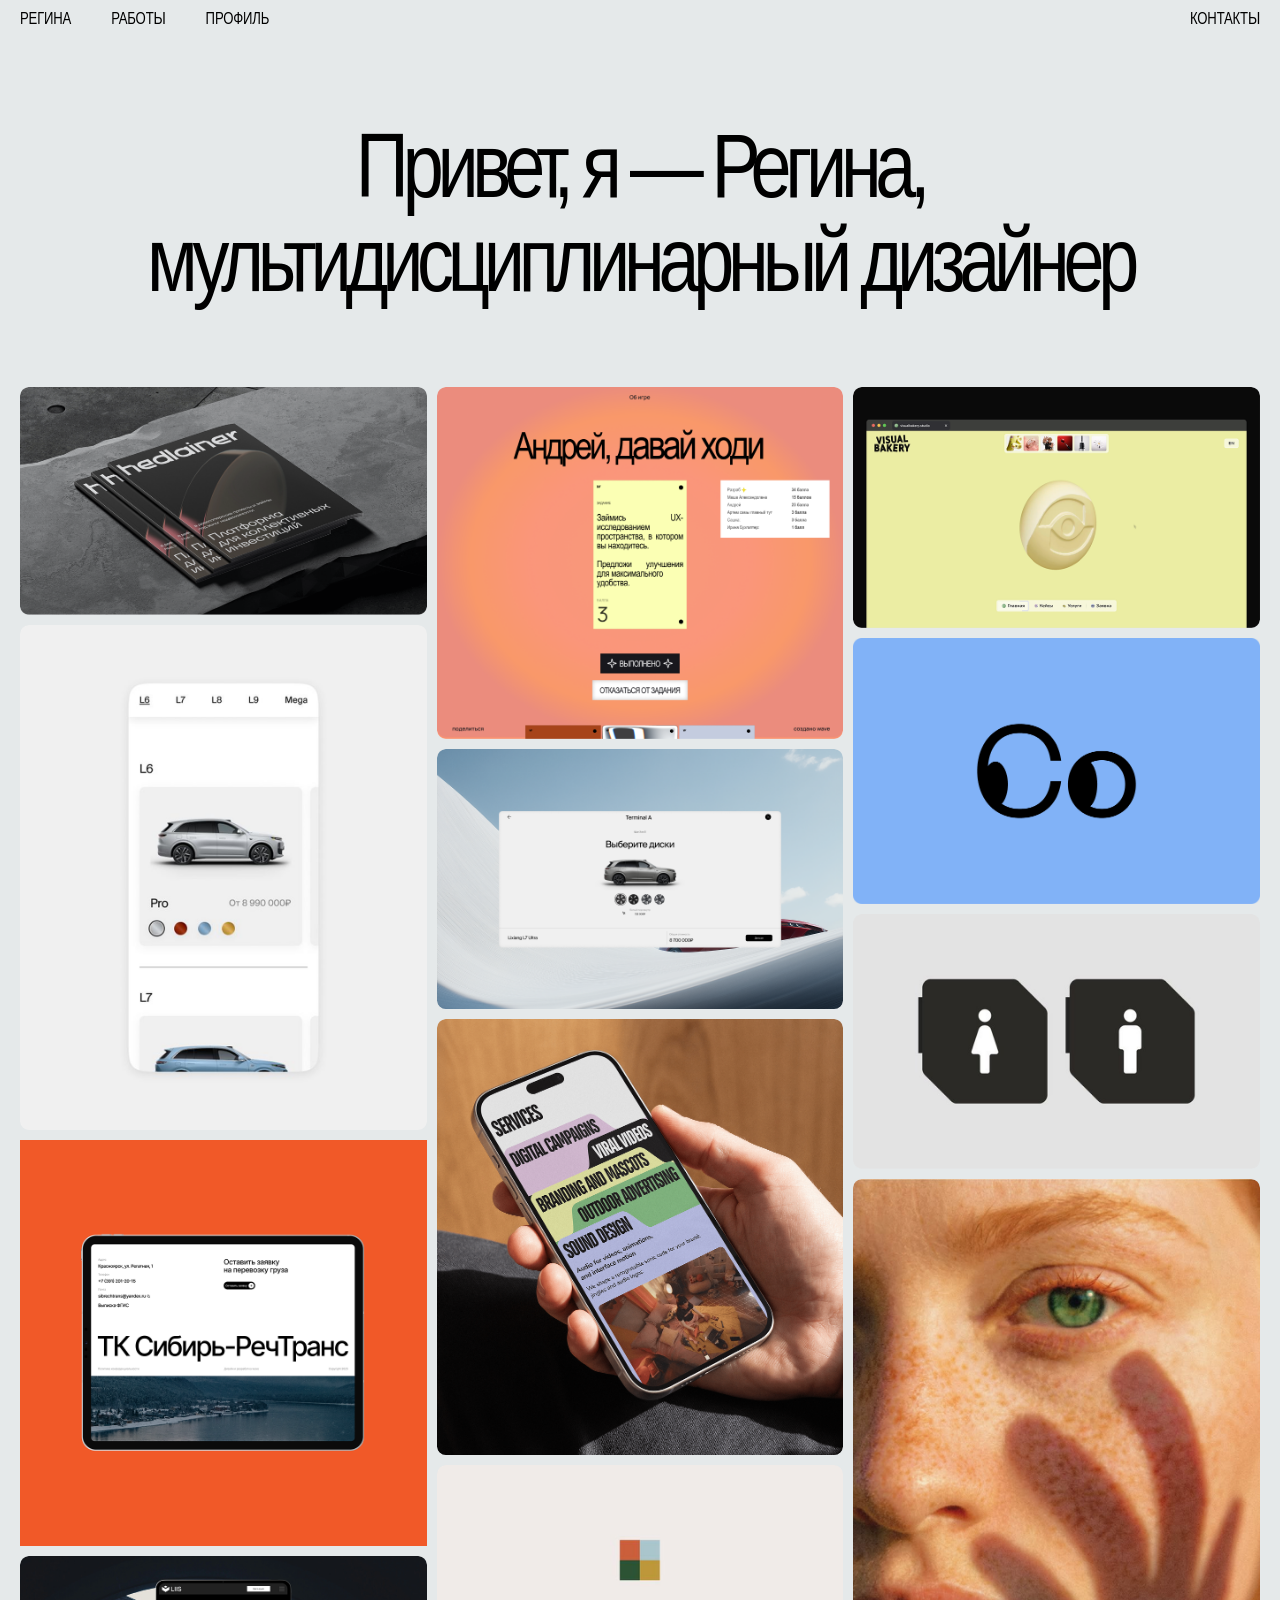
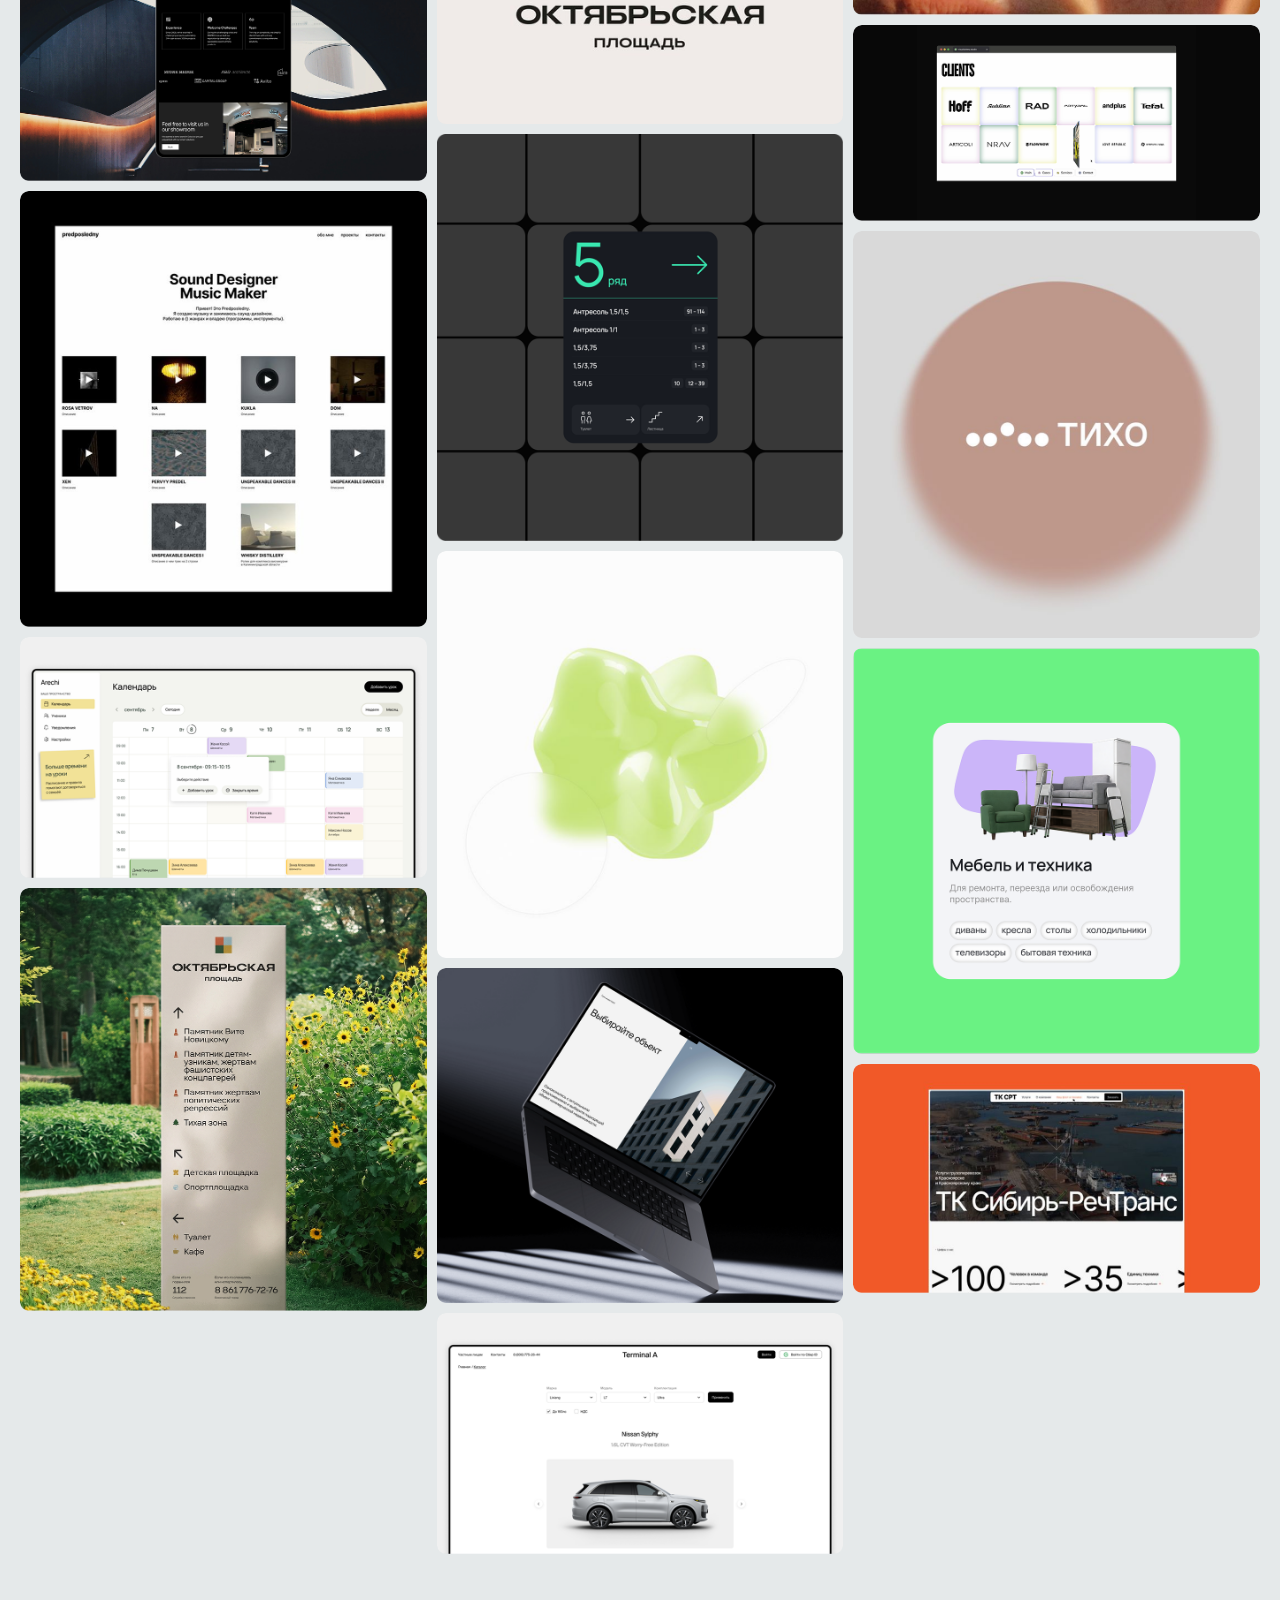
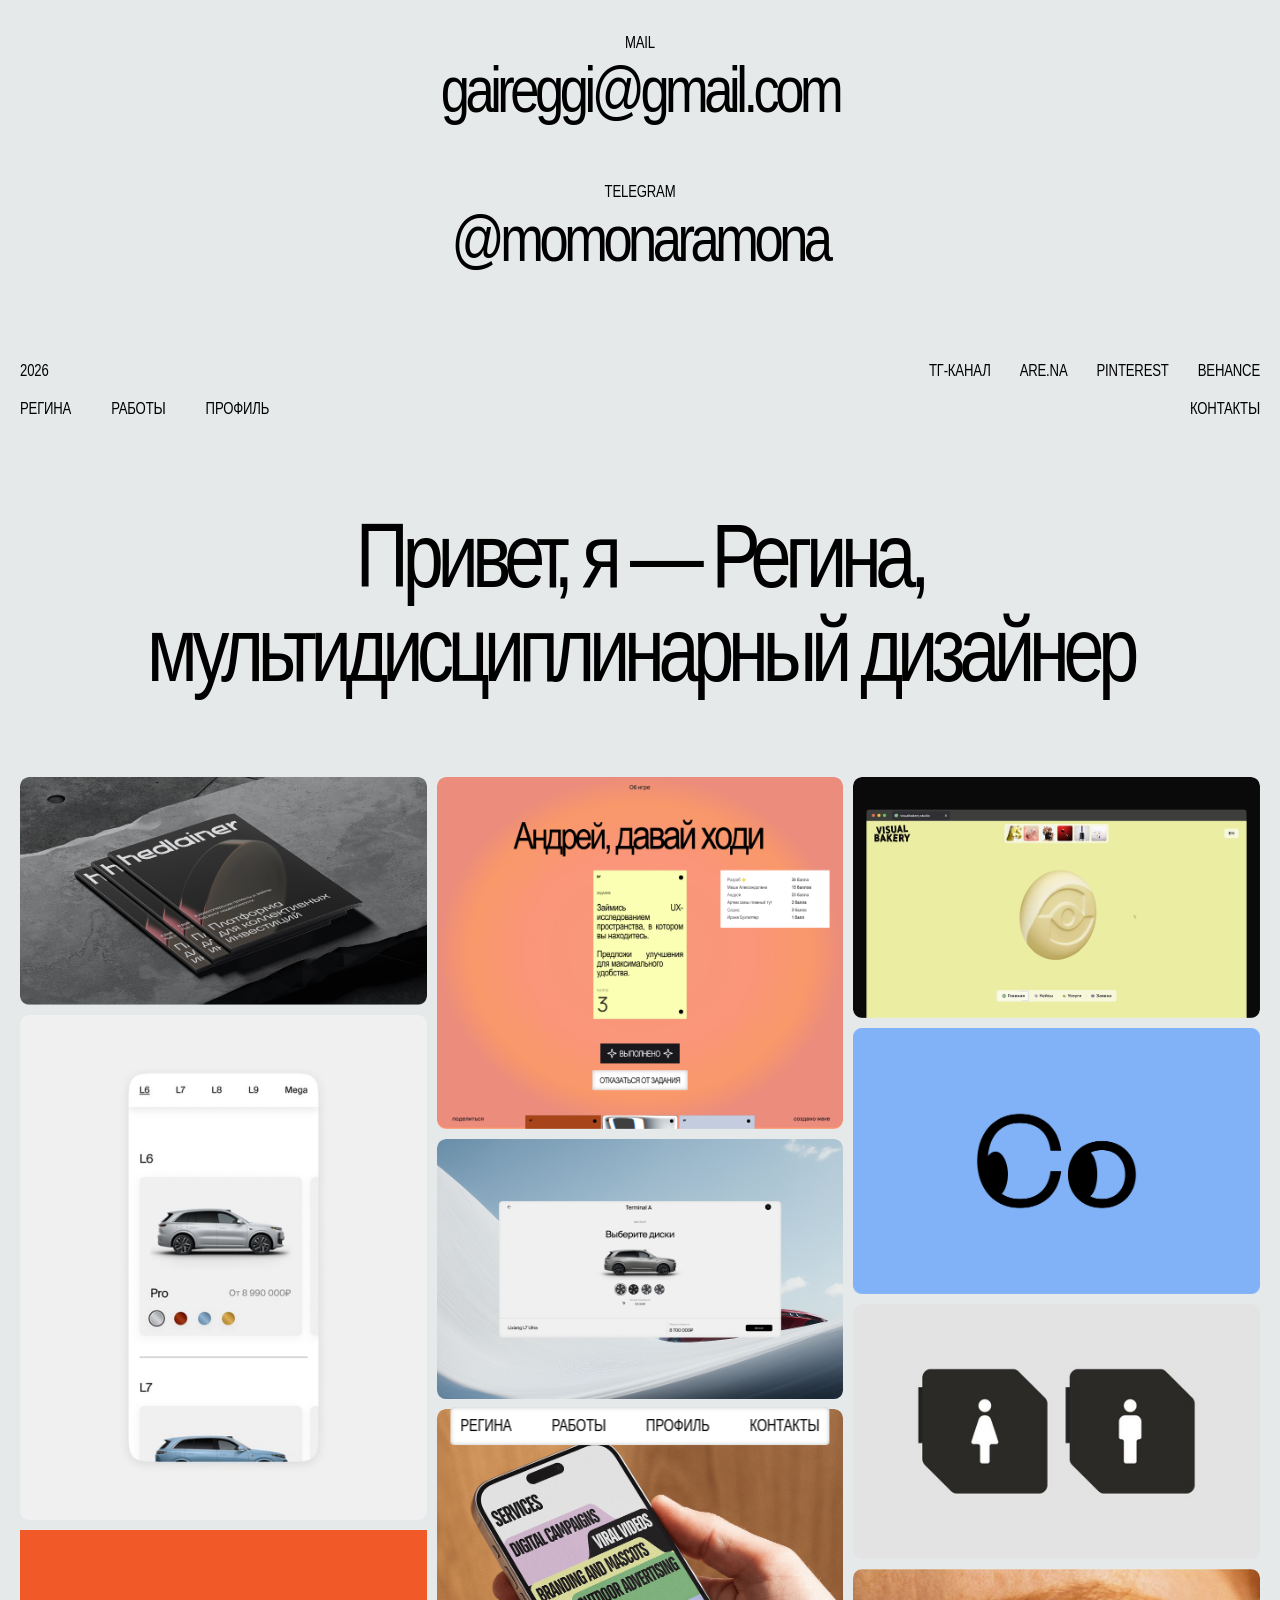
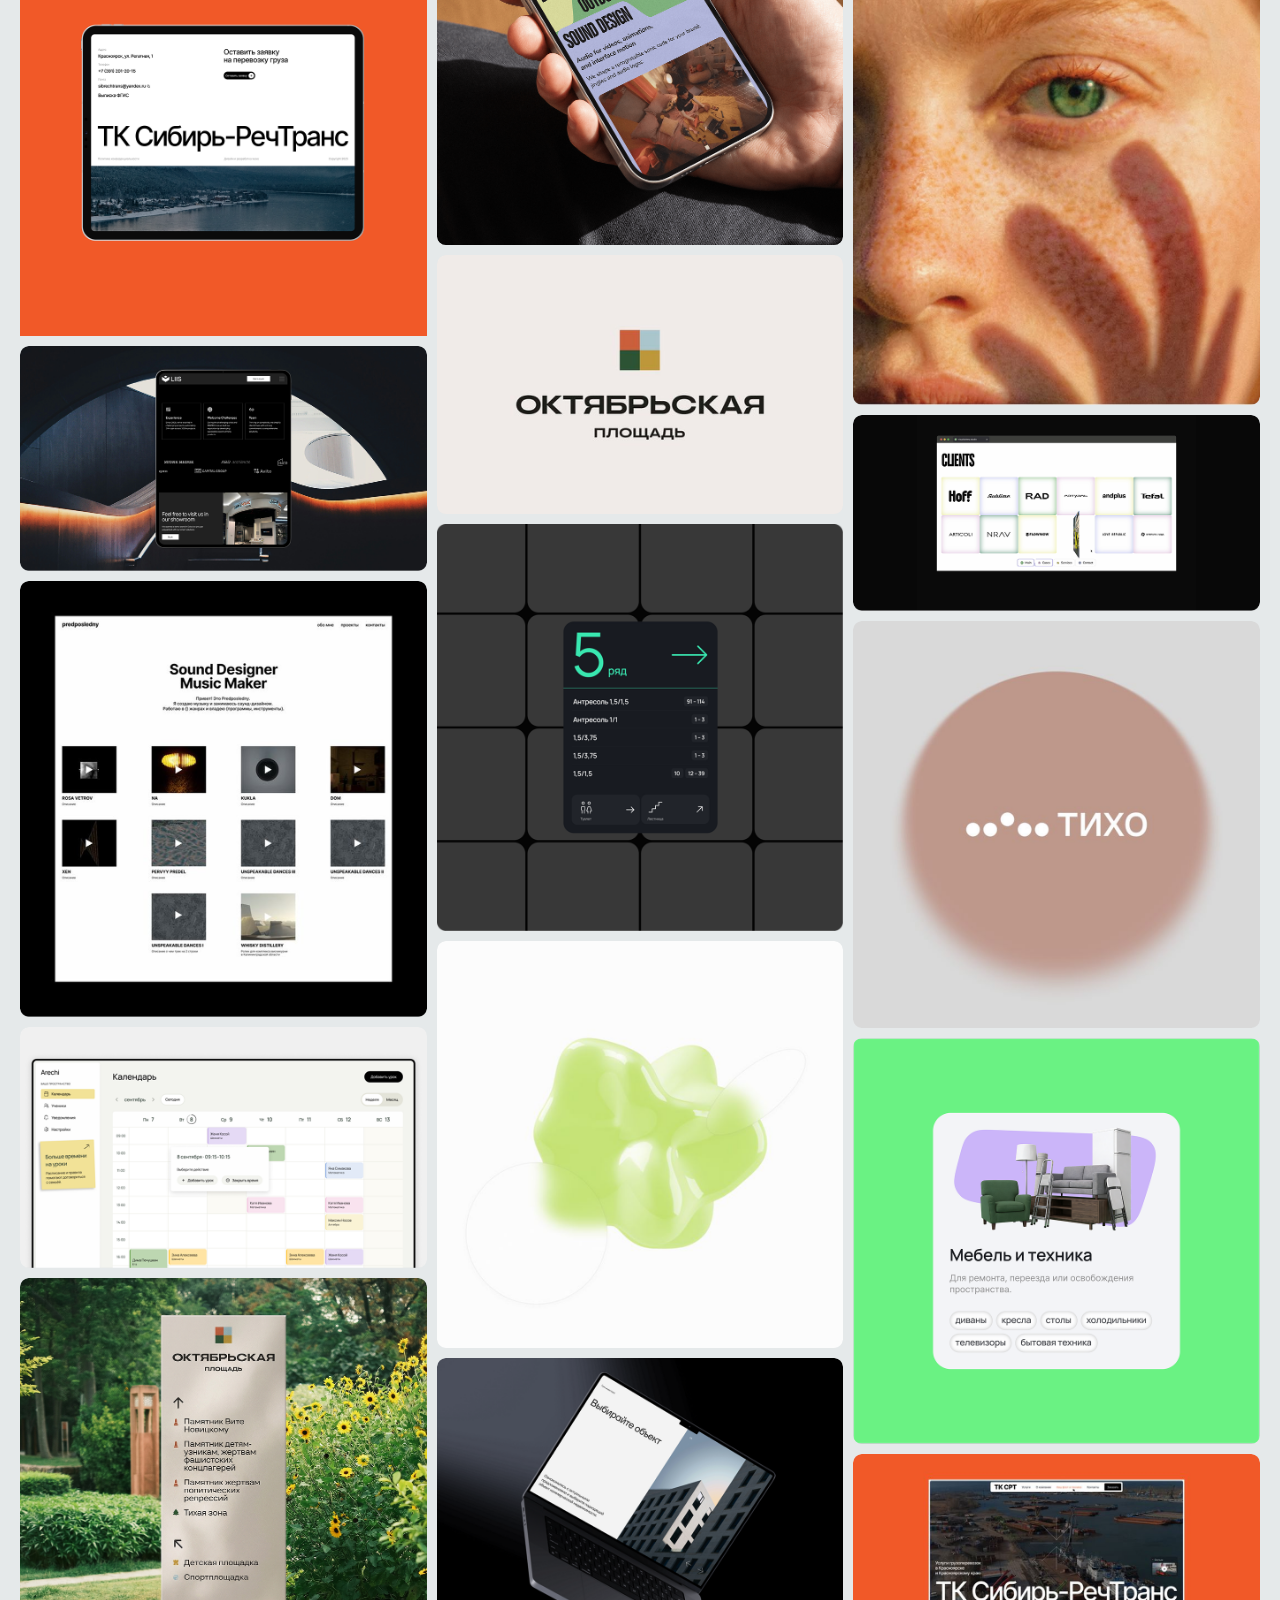
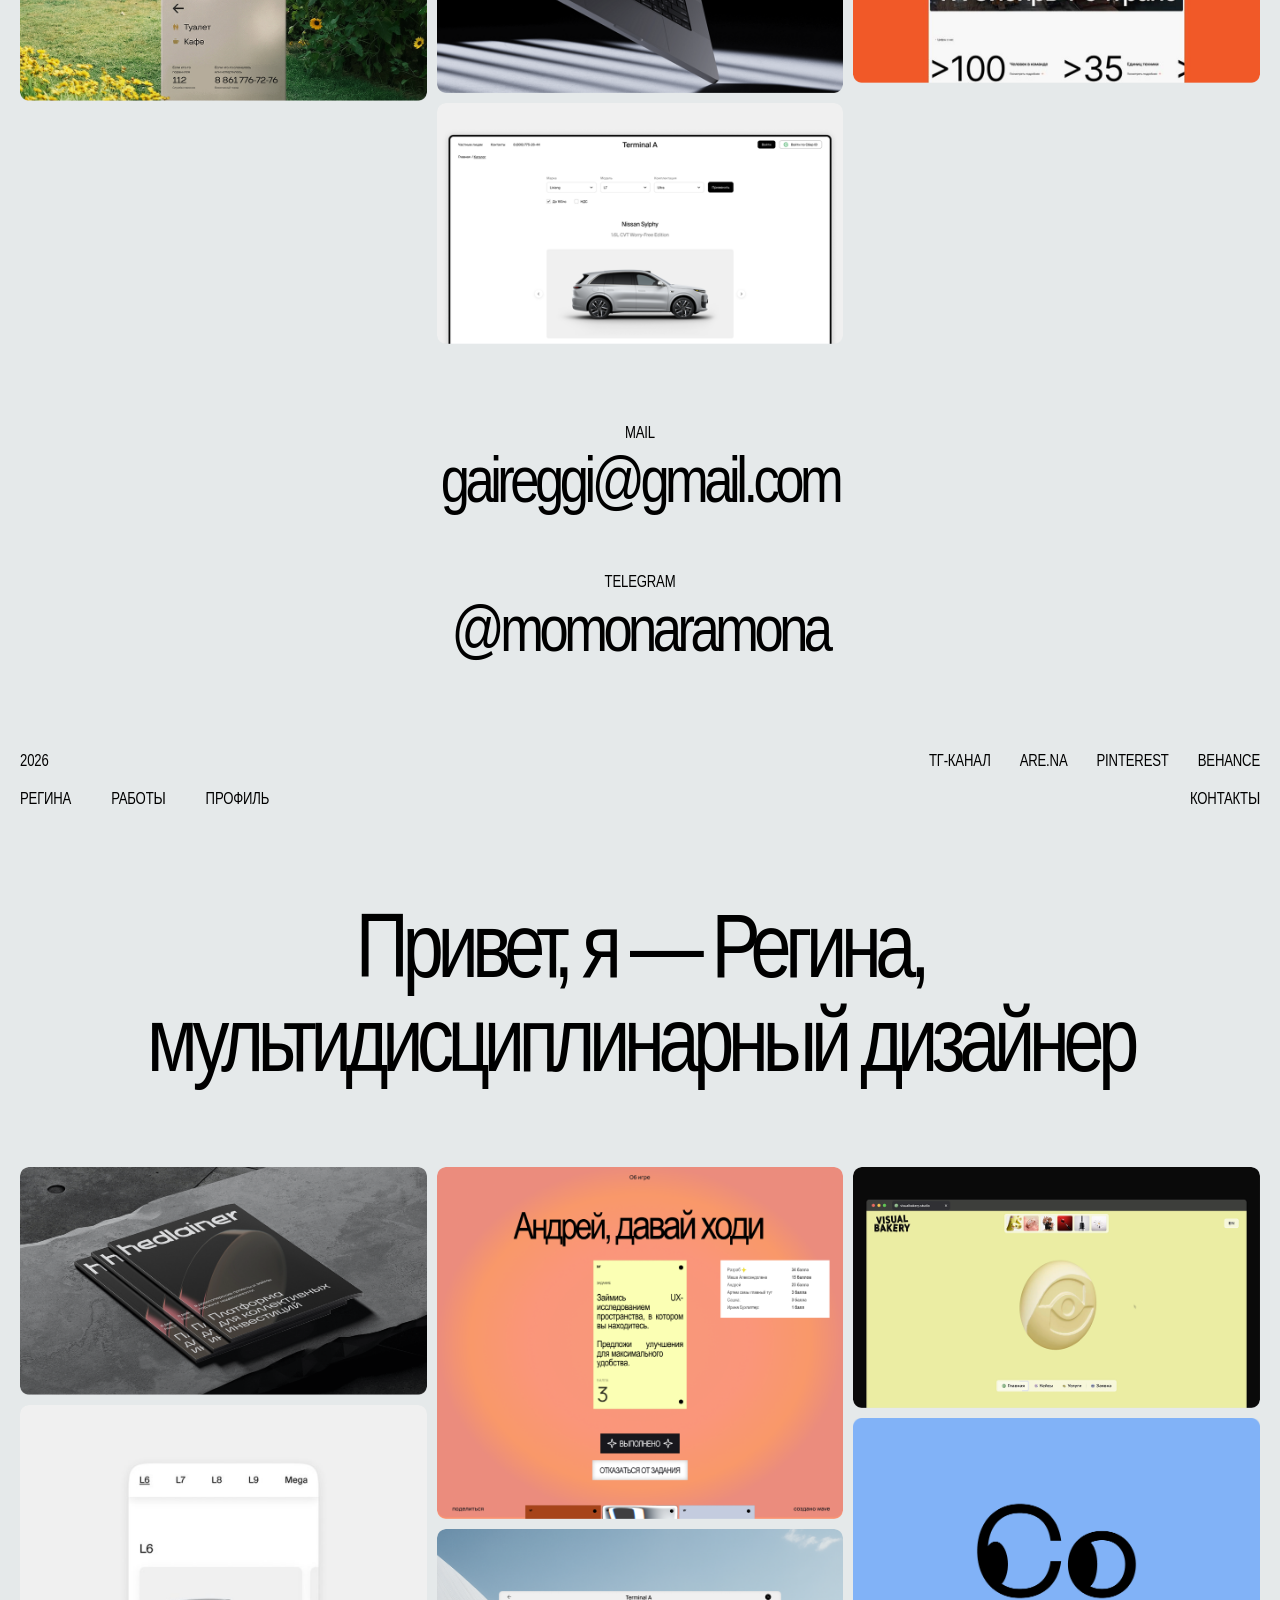
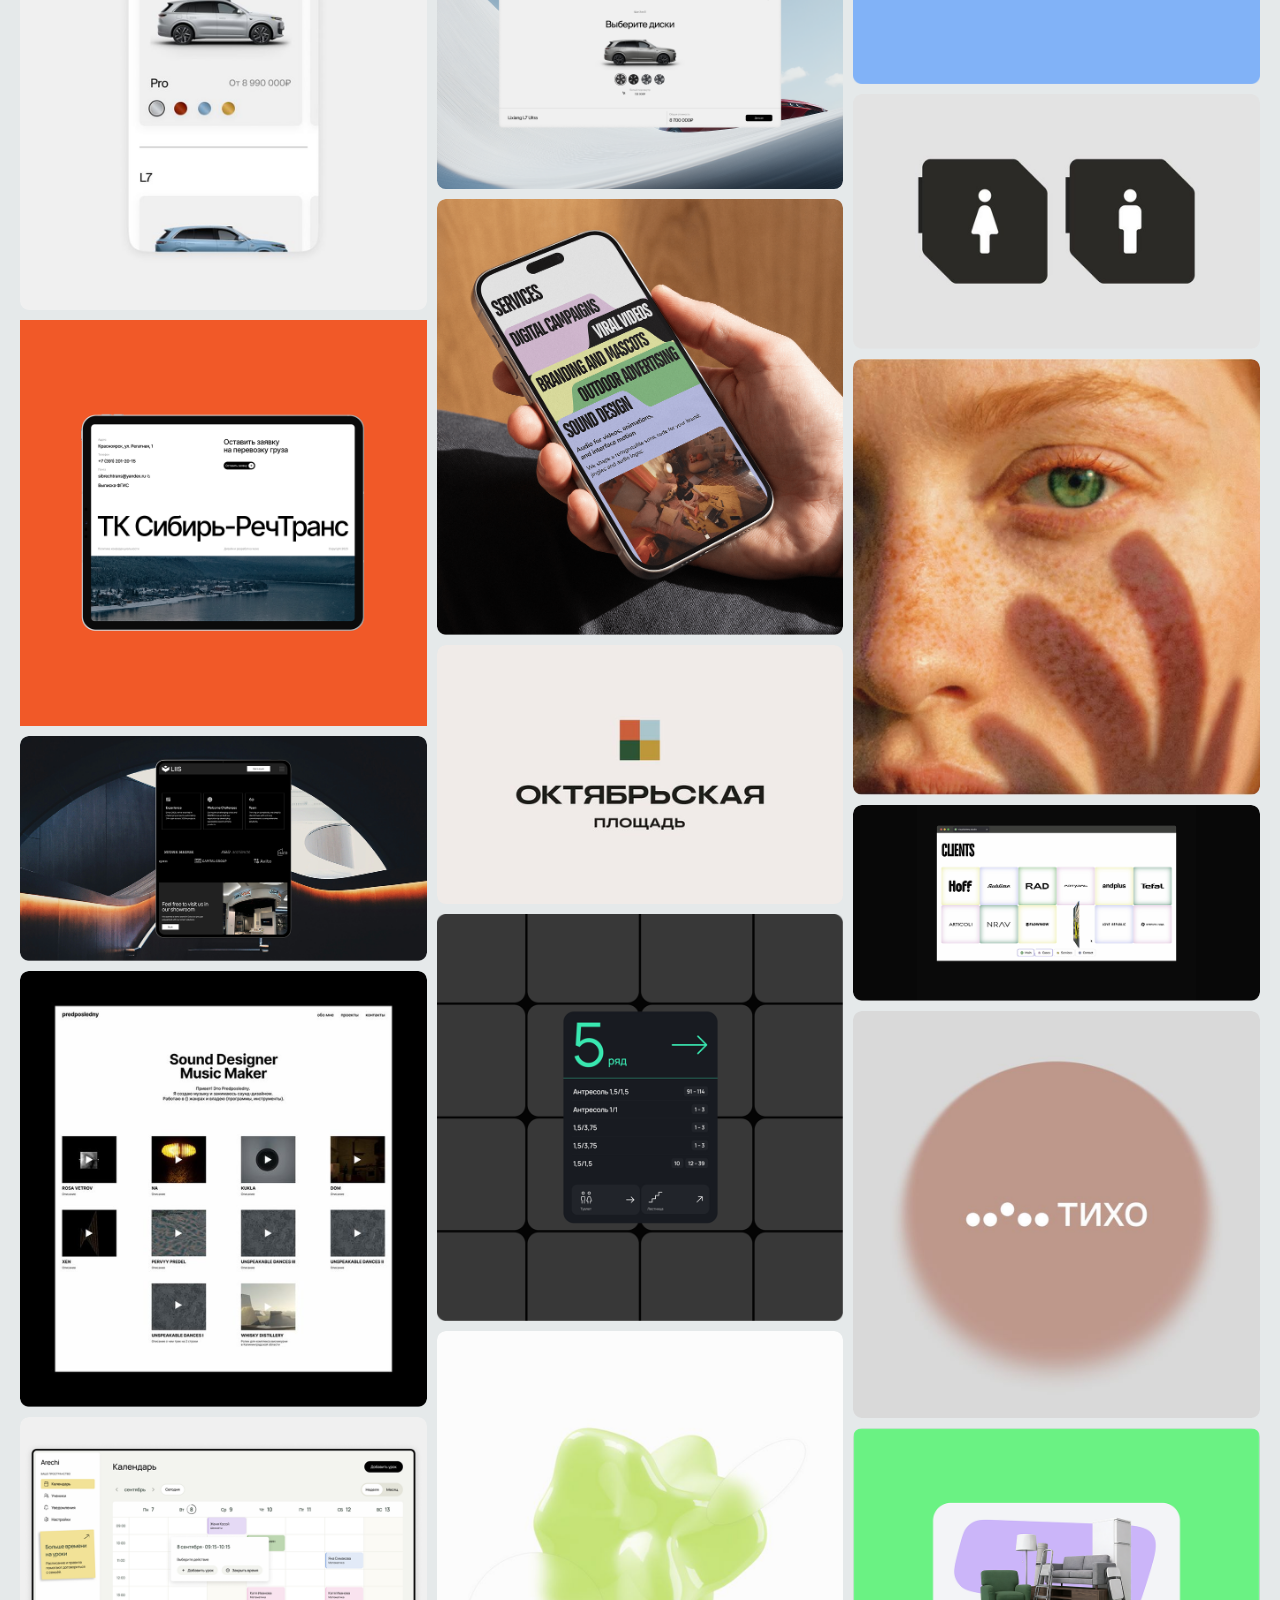
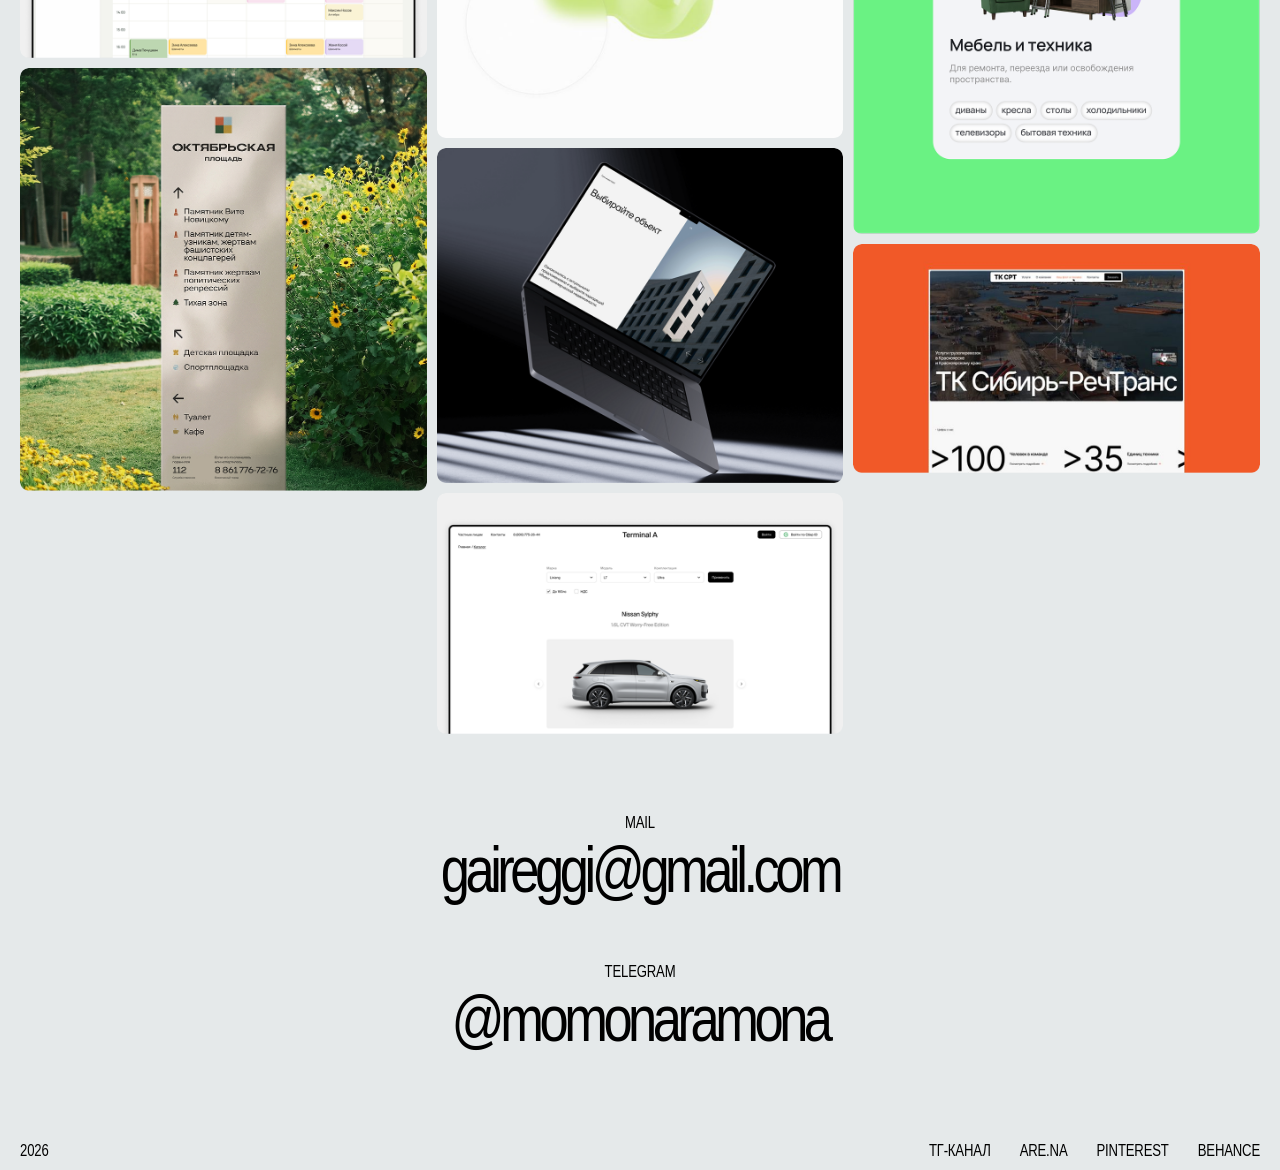
<file: index.html>
<!DOCTYPE html>

<html lang="ru"><head><meta name="robots" content="noindex, nofollow, noimageindex"/><meta charset="utf-8"/><meta content="width=device-width,initial-scale=1" name="viewport"/><meta content="Регина — мультидисциплинарный дизайнер. Избранные работы и контакты." name="description"/><title>Регина — мультидисциплинарный дизайнер</title><link href="style.css" rel="stylesheet"/><!-- Yandex.Metrika counter -->
<script type="text/javascript">
    (function(m,e,t,r,i,k,a){
        m[i]=m[i]||function(){(m[i].a=m[i].a||[]).push(arguments)};
        m[i].l=1*new Date();
        for (var j = 0; j < document.scripts.length; j++) {if (document.scripts[j].src === r) { return; }}
        k=e.createElement(t),a=e.getElementsByTagName(t)[0],k.async=1,k.src=r,a.parentNode.insertBefore(k,a)
    })(window, document,'script','https://mc.yandex.ru/metrika/tag.js?id=114125754', 'ym');

    ym(114125754, 'init', {ssr:true, webvisor:true, clickmap:true, ecommerce:"dataLayer", referrer: document.referrer, url: location.href, accurateTrackBounce:true, trackLinks:true});
</script>
<!-- /Yandex.Metrika counter -->
<link rel="icon" type="image/svg+xml" href="./assets/favicon.svg" sizes="any"/></head><body>
<noscript><div><img src="https://mc.yandex.ru/watch/114125754" style="position:absolute; left:-9999px;" alt="" /></div></noscript>
<div id="loop"><section aria-label="Портфолио Регины" class="cycle"><header><a class="flip-link" href="#home"><span class="flip-front">Регина</span><span aria-hidden="true" class="flip-back">Регина</span></a><a class="flip-link" href="./works/"><span class="flip-front">работы</span><span aria-hidden="true" class="flip-back">работы</span></a><a class="flip-link" href="./profile/"><span class="flip-front">профиль</span><span aria-hidden="true" class="flip-back">профиль</span></a><a class="flip-link" href="./contacts/"><span class="flip-front">контакты</span><span aria-hidden="true" class="flip-back">контакты</span></a></header><section class="hero" data-anchor="profile"><h1>Привет, я — Регина,<br/>мультидисциплинарный дизайнер</h1><div class="doodles"><div data-node-id="470:2417" style="position:absolute;height:36.096px;left:calc(91.67% - 245.37px);top:235.2px;width:102.52px">
<div style="position:absolute;inset:-20.83% -1.62% -2.34% -2.09%">
<img alt="" data-pending-src="assets/imgVector652.svg" hidden="" style="display:block"/>
</div>
</div><div data-node-id="470:2418" style="position:absolute;height:10.734px;left:calc(91.67% - 237.67px);top:273.25px;width:89.769px">
<div style="position:absolute;inset:-21.79% -3.47% -63.52% -1.71%">
<img alt="" data-pending-src="assets/imgVector653.svg" hidden="" style="display:block"/>
</div>
</div><div data-node-id="470:2419" style="position:absolute;height:40.313px;left:calc(91.67% - 210.22px);top:237.2px;width:41.469px">
<div style="position:absolute;inset:-18.63% -14.67% -15.4% -16.45%">
<img alt="" data-pending-src="assets/imgVector654.svg" hidden="" style="display:block"/>
</div>
</div><div data-node-id="470:2420" style="position:absolute;height:92.898px;left:255.72px;top:114.49px;width:138.666px">
<div style="position:absolute;inset:-3.87% -2.07% 0 -4.95%">
<img alt="" data-pending-src="assets/imgVector655.svg" hidden="" style="display:block"/>
</div>
</div></div></section><main aria-label="Избранные работы" class="works" data-anchor="works"><div class="column"><div class="card"><div class="card-art" data-node-id="470:2300" style="position:relative;width:460px;overflow:hidden;aspect-ratio:600/336.6233825683594;border-radius:10px"><img alt="Обложка книги Headliner" decoding="async" src="assets/project-470-2300.png" style="display:block;width:100%;height:100%;object-fit:cover"/></div></div><div class="card"><div class="card-art" data-name="003a7416b1d1dc12324a85ec98e51e3e 1" data-node-id="470:2302" style="position:relative;width:460px;overflow:hidden;height:570.979px;border-radius:10px"><img alt="Мобильный каталог автомобилей" decoding="async" src="assets/project-470-2302.png" style="display:block;width:100%;height:100%;object-fit:cover"/></div></div><div class="card"><div class="card-art" data-name="Мануфактура-1" data-node-id="470:2303" style="position:relative;width:460px;overflow:hidden;aspect-ratio:4000/4000"><img alt="ТК Сибирь-РечТранс — фирменный стиль" decoding="async" src="assets/project-470-2303.png" style="display:block;width:100%;height:100%;object-fit:cover"/></div></div><div class="card"><div class="card-art" data-name="f0e6fdc08d382f90c4ba35f4adbe0b31 4" data-node-id="470:2304" style="position:relative;width:460px;overflow:hidden;height:254.235px;border-radius:10px"><img alt="Сайт с тёмным интерфейсом" decoding="async" src="assets/project-470-2304.png" style="display:block;width:100%;height:100%;object-fit:cover"/></div></div><div class="card"><div class="card-art" data-name="f0e6fdc08d382f90c4ba35f4adbe0b31 2" data-node-id="470:2305" style="position:relative;width:460px;overflow:hidden;height:493.17px;border-radius:10px"><img alt="Портфолио саунд-дизайнера" decoding="async" src="assets/project-470-2305.png" style="display:block;width:100%;height:100%;object-fit:cover"/></div></div><div class="card"><div class="card-art" data-name="Frame 2131330674 2" data-node-id="470:2306" style="position:relative;width:460px;overflow:hidden;aspect-ratio:1160/688;border-radius:10px"><img alt="Календарь и планирование" decoding="async" src="assets/project-470-2306.png" style="display:block;width:100%;height:100%;object-fit:cover"/></div></div><div class="card"><div class="card-art" data-name="f0e6fdc08d382f90c4ba35f4adbe0b31 5" data-node-id="470:2307" style="position:relative;width:460px;overflow:hidden;height:478.029px;border-radius:10px"><img alt="Октябрьская площадь — навигация" decoding="async" src="assets/project-470-2307.png" style="display:block;width:100%;height:100%;object-fit:cover"/></div></div></div><div class="column"><div class="card"><div class="card-art" data-name="Игра" data-node-id="470:2309" style="position:relative;width:460px;overflow:hidden;height:398.283px;border-radius:10px"><img alt="Игра «Андрей, давай ходи»" decoding="async" src="assets/project-470-2309.png" style="display:block;width:100%;height:100%;object-fit:cover"/></div></div><div class="card"><div class="card-art" data-node-id="470:2359" style="position:relative;width:460px;overflow:hidden;height:294.591px;border-radius:10px"><img alt="Terminal A — выбор дисков" decoding="async" src="assets/project-470-2359.png" style="display:block;width:100%;height:100%;object-fit:cover"/></div></div><div class="card"><div class="card-art" data-name="f0e6fdc08d382f90c4ba35f4adbe0b31 5" data-node-id="470:2400" style="position:relative;width:460px;overflow:hidden;height:493.17px;border-radius:10px"><img alt="Мобильный интерфейс на экране телефона" decoding="async" src="assets/project-470-2400.png" style="display:block;width:100%;height:100%;object-fit:cover"/></div></div><div class="card"><div class="card-art" data-name="f0e6fdc08d382f90c4ba35f4adbe0b31 3" data-node-id="470:2401" style="position:relative;width:460px;overflow:hidden;height:293.049px;border-radius:10px"><img alt="Октябрьская площадь — логотип" decoding="async" src="assets/project-470-2401.png" style="display:block;width:100%;height:100%;object-fit:cover"/></div></div><div class="card"><div class="card-art" data-name="Frame 2131330731 1" data-node-id="470:2402" style="position:relative;width:460px;overflow:hidden;aspect-ratio:1145/1145"><img alt="Интерфейс с таймером" decoding="async" src="assets/project-470-2402.png" style="display:block;width:100%;height:100%;object-fit:cover"/></div></div><div class="card"><div class="card-art" data-name="Frame 2131330674 2" data-node-id="470:2403" style="position:relative;width:460px;overflow:hidden;height:460px;border-radius:10px"><img alt="Зелёная объёмная композиция" decoding="async" src="assets/project-470-2403.png" style="display:block;width:100%;height:100%;object-fit:cover"/></div></div><div class="card"><div class="card-art" data-name="f0e6fdc08d382f90c4ba35f4adbe0b31 6" data-node-id="470:2404" style="position:relative;width:460px;overflow:hidden;height:378.863px;border-radius:10px"><img alt="Дизайн печатного издания" decoding="async" src="assets/project-470-2404.png" style="display:block;width:100%;height:100%;object-fit:cover"/></div></div><div class="card"><div class="card-art" data-name="Frame 2131330674 1" data-node-id="470:2405" style="position:relative;width:460px;overflow:hidden;aspect-ratio:1160/688;border-radius:10px"><img alt="Terminal A — каталог автомобилей" decoding="async" src="assets/project-470-2405.png" style="display:block;width:100%;height:100%;object-fit:cover"/></div></div></div><div class="column"><div class="card"><div class="card-art" data-name="1 (3) 3" data-node-id="470:2407" style="position:relative;width:460px;overflow:hidden;height:272.967px;border-radius:10px"><img alt="Visual Bakery — сайт" decoding="async" src="assets/project-470-2407.png" style="display:block;width:100%;height:100%;object-fit:cover"/></div></div><div class="card"><div class="card-art" data-node-id="470:2408" style="position:relative;width:460px;overflow:hidden;height:300.431px"><img alt="Типографическая композиция Co" decoding="async" src="assets/project-470-2408.png" style="display:block;width:100%;height:100%;object-fit:cover"/></div></div><div class="card"><div class="card-art" data-name="b73e8c6b98357315ddde2a3bbd198361 1" data-node-id="470:2410" style="position:relative;width:460px;overflow:hidden;aspect-ratio:735/461;border-radius:10px"><img alt="Пиктограммы навигации" decoding="async" src="assets/project-470-2410.png" style="display:block;width:100%;height:100%;object-fit:cover"/></div></div><div class="card"><div class="card-art" data-name="f0e6fdc08d382f90c4ba35f4adbe0b31 3" data-node-id="470:2411" style="position:relative;width:460px;overflow:hidden;height:493.17px;border-radius:10px"><img alt="Портрет в солнечном свете" decoding="async" src="assets/project-470-2411.png" style="display:block;width:100%;height:100%;object-fit:cover"/></div></div><div class="card"><div class="card-art" data-node-id="470:2412" style="position:relative;width:460px;overflow:hidden;height:222.011px;border-radius:10.091px"><img alt="Сетка клиентов" decoding="async" src="assets/project-470-2412.png" style="display:block;width:100%;height:100%;object-fit:cover"/></div></div><div class="card"><div class="card-art" data-name="c5731ed0adfeaa84b3a4d1209a026f0d 2" data-node-id="470:2413" style="position:relative;width:460px;overflow:hidden;height:460px;border-radius:10px"><img alt="ТИХО — фирменный стиль" decoding="async" src="assets/project-470-2413.png" style="display:block;width:100%;height:100%;object-fit:cover"/></div></div><div class="card"><div class="card-art" data-name="Frame 2131330671 1" data-node-id="470:2414" style="position:relative;width:460px;overflow:hidden;aspect-ratio:2296/2296;border-radius:10px"><img alt="Мебель и техника — карточка" decoding="async" src="assets/project-470-2414.png" style="display:block;width:100%;height:100%;object-fit:cover"/></div></div><div class="card"><div class="card-art" data-name="c5731ed0adfeaa84b3a4d1209a026f0d 1" data-node-id="470:2415" style="position:relative;width:460px;overflow:hidden;aspect-ratio:736/414;border-radius:10px"><img alt="ТК Сибирь-РечТранс — сайт" decoding="async" src="assets/project-470-2415.png" style="display:block;width:100%;height:100%;object-fit:cover"/></div></div></div></main><section class="contacts" data-anchor="contacts"><div><p>mail</p><a href="mailto:gaireggi@gmail.com">gaireggi@gmail.com</a></div><div><p>telegram</p><a href="https://t.me/momonaramona" rel="noopener noreferrer" target="_blank">@momonaramona</a></div></section><footer><span>2026</span><div><a class="flip-link" href="https://t.me/ramonamomona" rel="noopener noreferrer" target="_blank"><span class="flip-front">тг-канал</span><span aria-hidden="true" class="flip-back">тг-канал</span></a><a class="flip-link" href="https://www.are.na/regina-gaisina-dz5slogzwry" rel="noopener noreferrer" target="_blank"><span class="flip-front">are.na</span><span aria-hidden="true" class="flip-back">are.na</span></a><a class="flip-link" href="https://ru.pinterest.com/gaireggi0983/" rel="noopener noreferrer" target="_blank"><span class="flip-front">pinterest</span><span aria-hidden="true" class="flip-back">pinterest</span></a><a class="flip-link" href="https://www.behance.net/ramonamomona" rel="noopener noreferrer" target="_blank"><span class="flip-front">behance</span><span aria-hidden="true" class="flip-back">behance</span></a></div></footer></section></div><nav aria-label="Главное меню" class="fixed-menu"><a class="flip-link" href="#home"><span class="flip-front">Регина</span><span aria-hidden="true" class="flip-back">Регина</span></a><a class="flip-link" href="./works/"><span class="flip-front">работы</span><span aria-hidden="true" class="flip-back">работы</span></a><a class="flip-link" href="./profile/"><span class="flip-front">профиль</span><span aria-hidden="true" class="flip-back">профиль</span></a><a class="flip-link" href="./contacts/"><span class="flip-front">контакты</span><span aria-hidden="true" class="flip-back">контакты</span></a></nav><script src="app.js"></script></body></html>
</file>
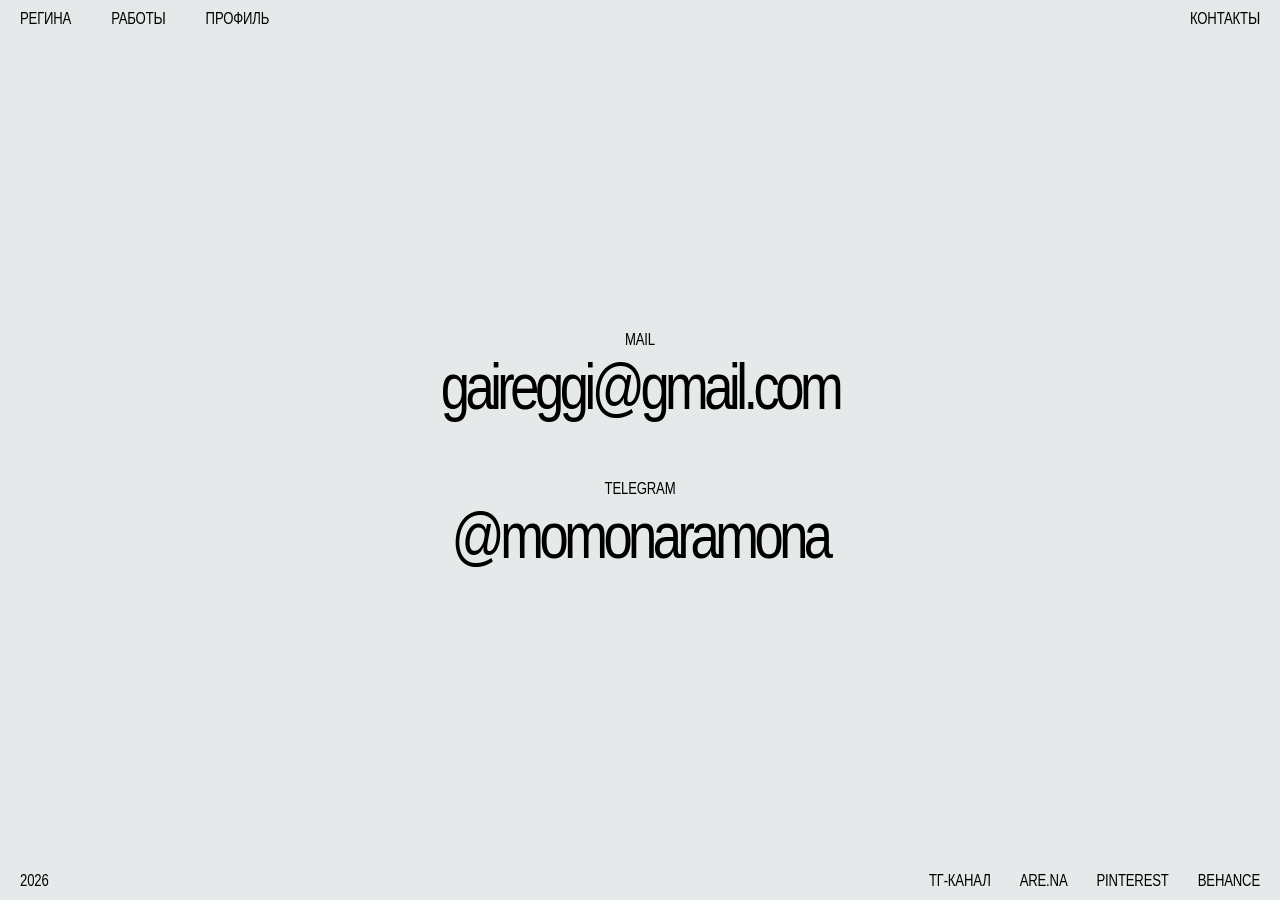
<file: contacts/index.html>
<!DOCTYPE html>
<html lang="ru"><head><meta name="robots" content="noindex, nofollow, noimageindex"/><meta charset="utf-8"/><meta content="width=device-width,initial-scale=1" name="viewport"/><meta content="Контакты Регины — digital / product designer. Почта и Telegram." name="description"/><title>Контакты — Регина</title><link href="../style.css" rel="stylesheet"/><link href="../contacts/contacts.css" rel="stylesheet"/><!-- Yandex.Metrika counter -->
<script type="text/javascript">
    (function(m,e,t,r,i,k,a){
        m[i]=m[i]||function(){(m[i].a=m[i].a||[]).push(arguments)};
        m[i].l=1*new Date();
        for (var j = 0; j < document.scripts.length; j++) {if (document.scripts[j].src === r) { return; }}
        k=e.createElement(t),a=e.getElementsByTagName(t)[0],k.async=1,k.src=r,a.parentNode.insertBefore(k,a)
    })(window, document,'script','https://mc.yandex.ru/metrika/tag.js?id=114125754', 'ym');

    ym(114125754, 'init', {ssr:true, webvisor:true, clickmap:true, ecommerce:"dataLayer", referrer: document.referrer, url: location.href, accurateTrackBounce:true, trackLinks:true});
</script>
<!-- /Yandex.Metrika counter -->
<link rel="icon" type="image/svg+xml" href="../assets/favicon.svg" sizes="any"/></head><body class="contact-page">
<noscript><div><img src="https://mc.yandex.ru/watch/114125754" style="position:absolute; left:-9999px;" alt="" /></div></noscript>
<header aria-label="Главная навигация"><a class="flip-link" href="../#home"><span class="flip-front">Регина</span><span aria-hidden="true" class="flip-back">Регина</span></a><a class="flip-link" href="../works/"><span class="flip-front">работы</span><span aria-hidden="true" class="flip-back">работы</span></a><a class="flip-link" href="../profile/"><span class="flip-front">профиль</span><span aria-hidden="true" class="flip-back">профиль</span></a><a aria-current="page" class="flip-link" href="../contacts/"><span class="flip-front">контакты</span><span aria-hidden="true" class="flip-back">контакты</span></a></header><main aria-label="Контакты" class="contacts"><div><p>mail</p><a href="mailto:gaireggi@gmail.com">gaireggi@gmail.com</a></div><div><p>telegram</p><a href="https://t.me/momonaramona" rel="noopener noreferrer" target="_blank">@momonaramona</a></div></main><footer><span>2026</span><div><a class="flip-link" href="https://t.me/ramonamomona" rel="noopener noreferrer" target="_blank"><span class="flip-front">тг-канал</span><span aria-hidden="true" class="flip-back">тг-канал</span></a><a class="flip-link" href="https://www.are.na/regina-gaisina-dz5slogzwry" rel="noopener noreferrer" target="_blank"><span class="flip-front">are.na</span><span aria-hidden="true" class="flip-back">are.na</span></a><a class="flip-link" href="https://ru.pinterest.com/gaireggi0983/" rel="noopener noreferrer" target="_blank"><span class="flip-front">pinterest</span><span aria-hidden="true" class="flip-back">pinterest</span></a><a class="flip-link" href="https://www.behance.net/ramonamomona" rel="noopener noreferrer" target="_blank"><span class="flip-front">behance</span><span aria-hidden="true" class="flip-back">behance</span></a></div></footer></body></html>
</file>
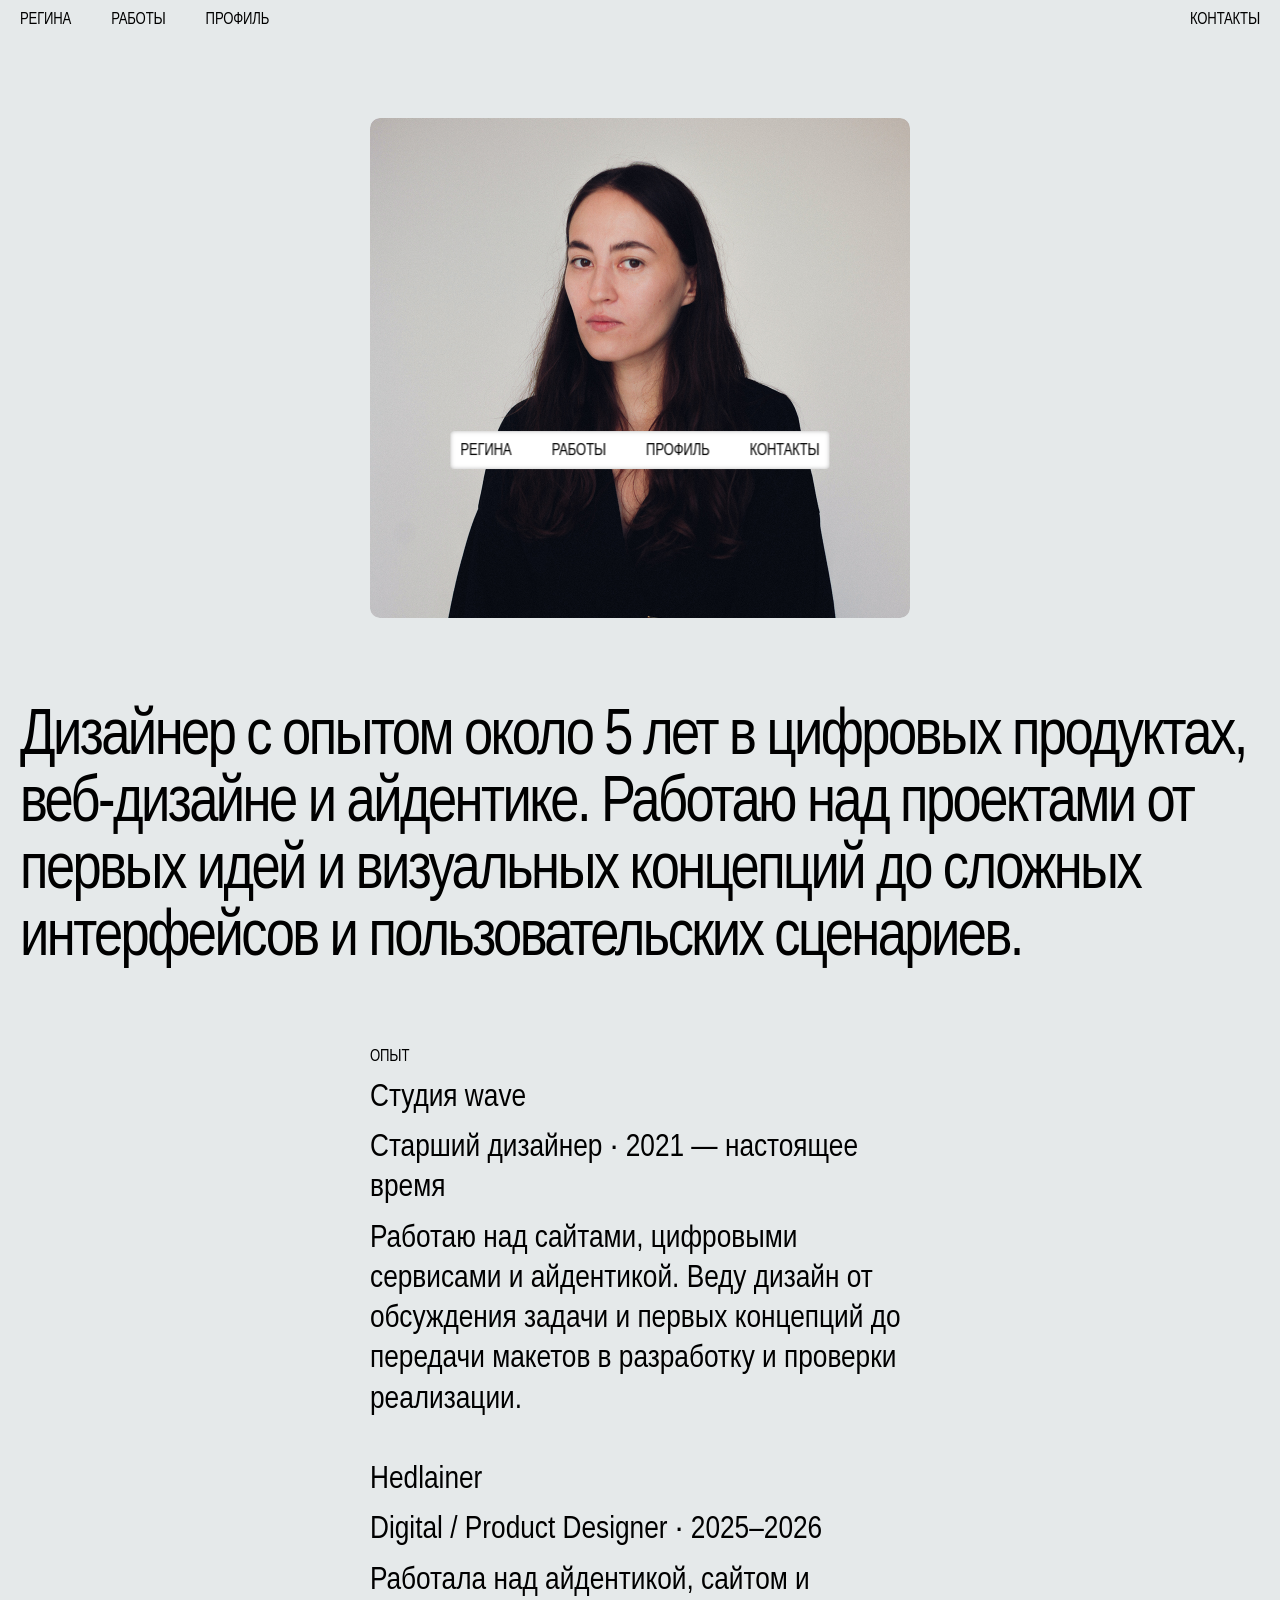
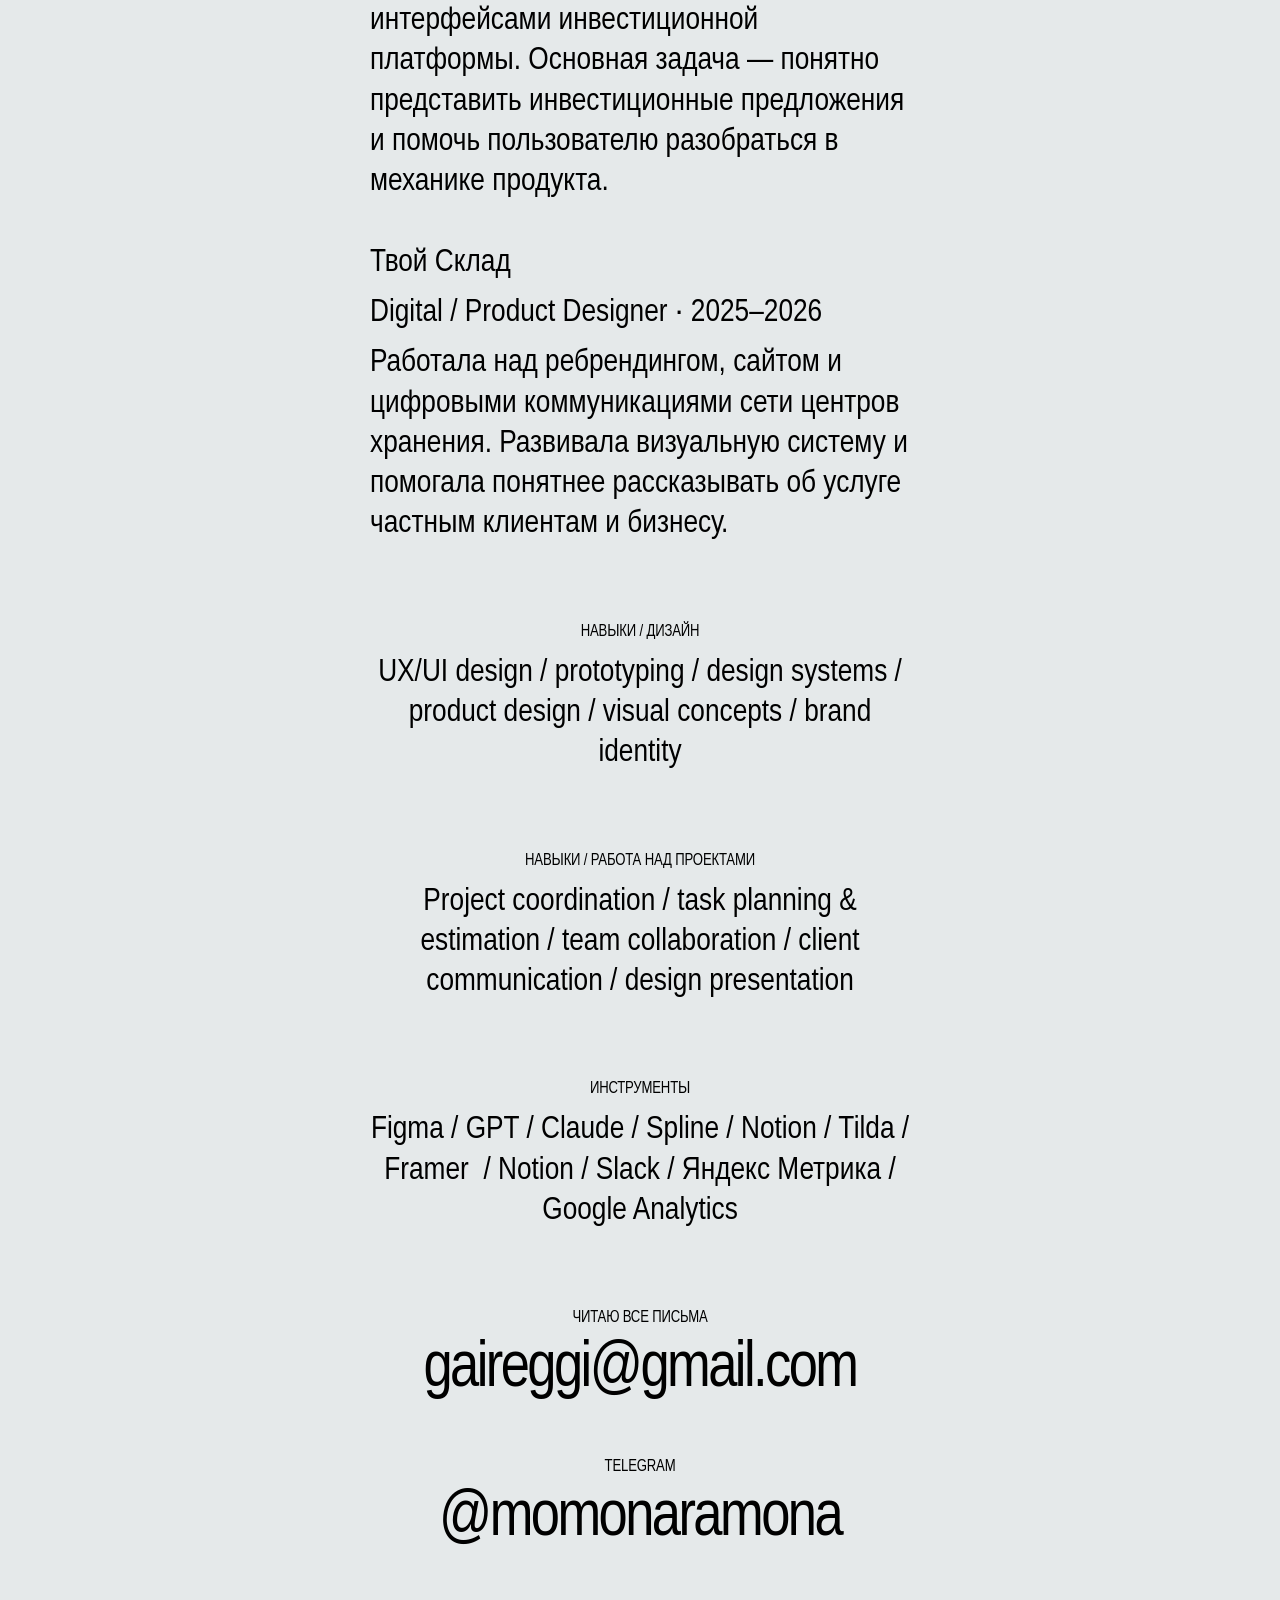
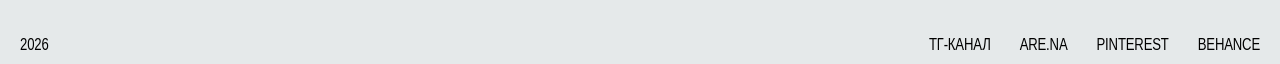
<file: profile/index.html>
<!DOCTYPE html>

<html lang="ru"><head><meta name="robots" content="noindex, nofollow, noimageindex"/><meta charset="utf-8"/><meta content="width=device-width,initial-scale=1" name="viewport"/><meta content="Регина — дизайнер с опытом около 5 лет в цифровых продуктах, веб-дизайне и айдентике." name="description"/><title>Профиль — Регина</title><link href="../style.css" rel="stylesheet"/><link href="../profile/profile.css" rel="stylesheet"/><!-- Yandex.Metrika counter -->
<script type="text/javascript">
    (function(m,e,t,r,i,k,a){
        m[i]=m[i]||function(){(m[i].a=m[i].a||[]).push(arguments)};
        m[i].l=1*new Date();
        for (var j = 0; j < document.scripts.length; j++) {if (document.scripts[j].src === r) { return; }}
        k=e.createElement(t),a=e.getElementsByTagName(t)[0],k.async=1,k.src=r,a.parentNode.insertBefore(k,a)
    })(window, document,'script','https://mc.yandex.ru/metrika/tag.js?id=114125754', 'ym');

    ym(114125754, 'init', {ssr:true, webvisor:true, clickmap:true, ecommerce:"dataLayer", referrer: document.referrer, url: location.href, accurateTrackBounce:true, trackLinks:true});
</script>
<!-- /Yandex.Metrika counter -->
<link rel="icon" type="image/svg+xml" href="../assets/favicon.svg" sizes="any"/></head><body class="profile-page">
<noscript><div><img src="https://mc.yandex.ru/watch/114125754" style="position:absolute; left:-9999px;" alt="" /></div></noscript>
<header aria-label="Главная навигация"><a class="flip-link" href="../#home"><span class="flip-front">Регина</span><span aria-hidden="true" class="flip-back">Регина</span></a><a class="flip-link" href="../works/"><span class="flip-front">работы</span><span aria-hidden="true" class="flip-back">работы</span></a><a aria-current="page" class="flip-link" href="../profile/"><span class="flip-front">профиль</span><span aria-hidden="true" class="flip-back">профиль</span></a><a class="flip-link" href="../contacts/"><span class="flip-front">контакты</span><span aria-hidden="true" class="flip-back">контакты</span></a></header><main aria-label="Профиль Регины" class="profile-content"><div class="profile-photo" data-node-id="496:2479"><img alt="Регина" height="1000" src="../assets/profile-portrait.png" width="1080"/></div><section aria-label="О Регине" class="profile-bio"><p>Дизайнер с опытом около 5 лет в цифровых продуктах, веб-дизайне и айдентике. Работаю над проектами от первых идей и визуальных концепций до сложных интерфейсов и пользовательских сценариев.</p></section><section class="profile-experience"><article class="experience-entry"><h2>Опыт</h2><h3>Студия wave</h3><p>Старший дизайнер · 2021 — настоящее время</p><p>Работаю над сайтами, цифровыми сервисами и айдентикой. Веду дизайн от обсуждения задачи и первых концепций до передачи макетов в разработку и проверки реализации.</p></article><article class="experience-entry"><h3>Hedlainer</h3><p>Digital / Product Designer · 2025–2026</p><p>Работала над айдентикой, сайтом и интерфейсами инвестиционной платформы. Основная задача — понятно представить инвестиционные предложения и помочь пользователю разобраться в механике продукта.</p></article><article class="experience-entry"><h3>Твой Склад</h3><p>Digital / Product Designer · 2025–2026</p><p>Работала над ребрендингом, сайтом и цифровыми коммуникациями сети центров хранения. Развивала визуальную систему и помогала понятнее рассказывать об услуге частным клиентам и бизнесу.</p></article></section><section class="profile-facts"><h2>навыки / дизайн</h2><p>UX/UI design / prototyping / design systems / product design / visual concepts / brand identity</p></section><section class="profile-facts"><h2>навыки / Работа над проектами</h2><p>Project coordination / task planning &amp; estimation / team collaboration / client communication / design presentation</p></section><section class="profile-facts"><h2>инструменты</h2><p>Figma / GPT / Claude / Spline / Notion / Tilda / Framer  / Notion / Slack / Яндекс Метрика / Google Analytics</p></section><section aria-label="Контакты" class="contacts"><div><p>читаю все письма</p><a href="mailto:gaireggi@gmail.com">gaireggi@gmail.com</a></div><div><p>telegram</p><a href="https://t.me/momonaramona" rel="noopener noreferrer" target="_blank">@momonaramona</a></div></section></main><footer><span>2026</span><div><a class="flip-link" href="https://t.me/ramonamomona" rel="noopener noreferrer" target="_blank"><span class="flip-front">тг-канал</span><span aria-hidden="true" class="flip-back">тг-канал</span></a><a class="flip-link" href="https://www.are.na/regina-gaisina-dz5slogzwry" rel="noopener noreferrer" target="_blank"><span class="flip-front">are.na</span><span aria-hidden="true" class="flip-back">are.na</span></a><a class="flip-link" href="https://ru.pinterest.com/gaireggi0983/" rel="noopener noreferrer" target="_blank"><span class="flip-front">pinterest</span><span aria-hidden="true" class="flip-back">pinterest</span></a><a class="flip-link" href="https://www.behance.net/ramonamomona" rel="noopener noreferrer" target="_blank"><span class="flip-front">behance</span><span aria-hidden="true" class="flip-back">behance</span></a></div></footer><nav aria-label="Меню" class="fixed-menu"><a class="flip-link" href="../#home"><span class="flip-front">Регина</span><span aria-hidden="true" class="flip-back">Регина</span></a><a class="flip-link" href="../works/"><span class="flip-front">работы</span><span aria-hidden="true" class="flip-back">работы</span></a><a aria-current="page" class="flip-link" href="../profile/"><span class="flip-front">профиль</span><span aria-hidden="true" class="flip-back">профиль</span></a><a class="flip-link" href="../contacts/"><span class="flip-front">контакты</span><span aria-hidden="true" class="flip-back">контакты</span></a></nav></body></html>
</file>
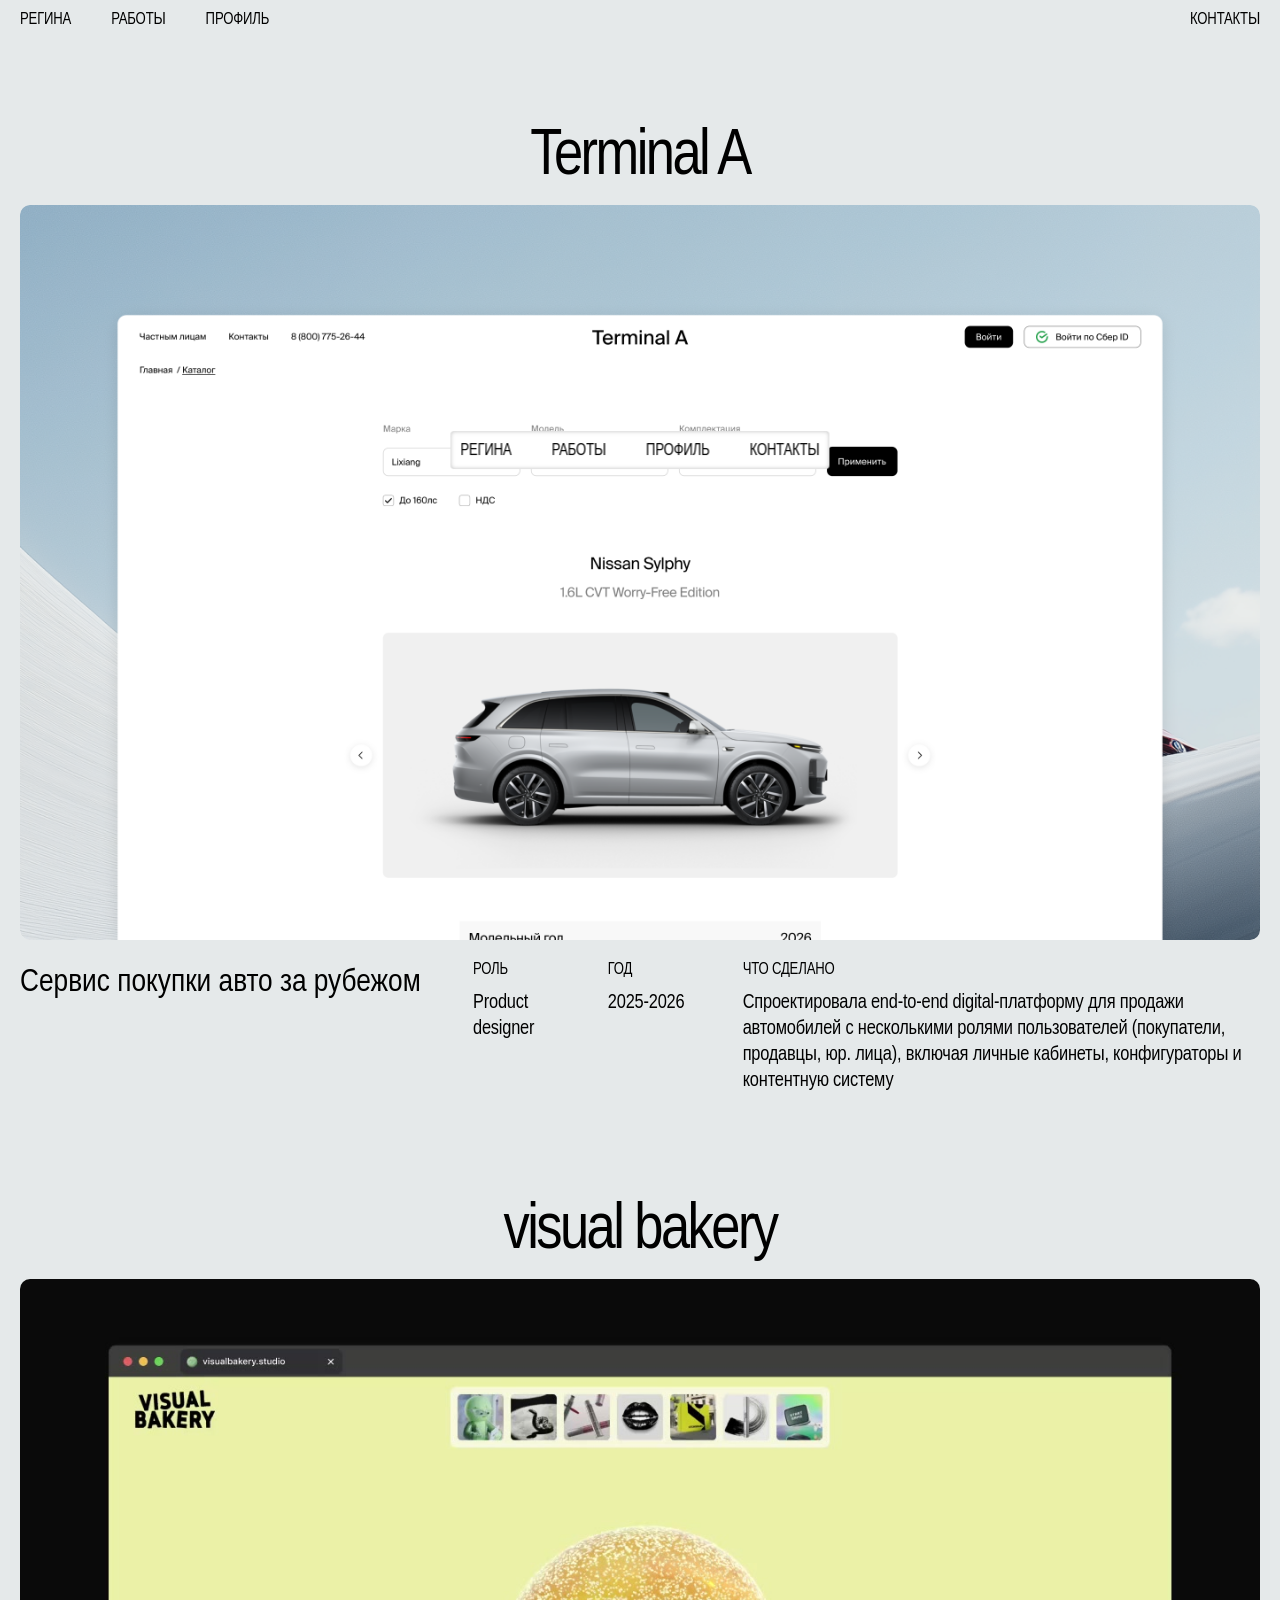
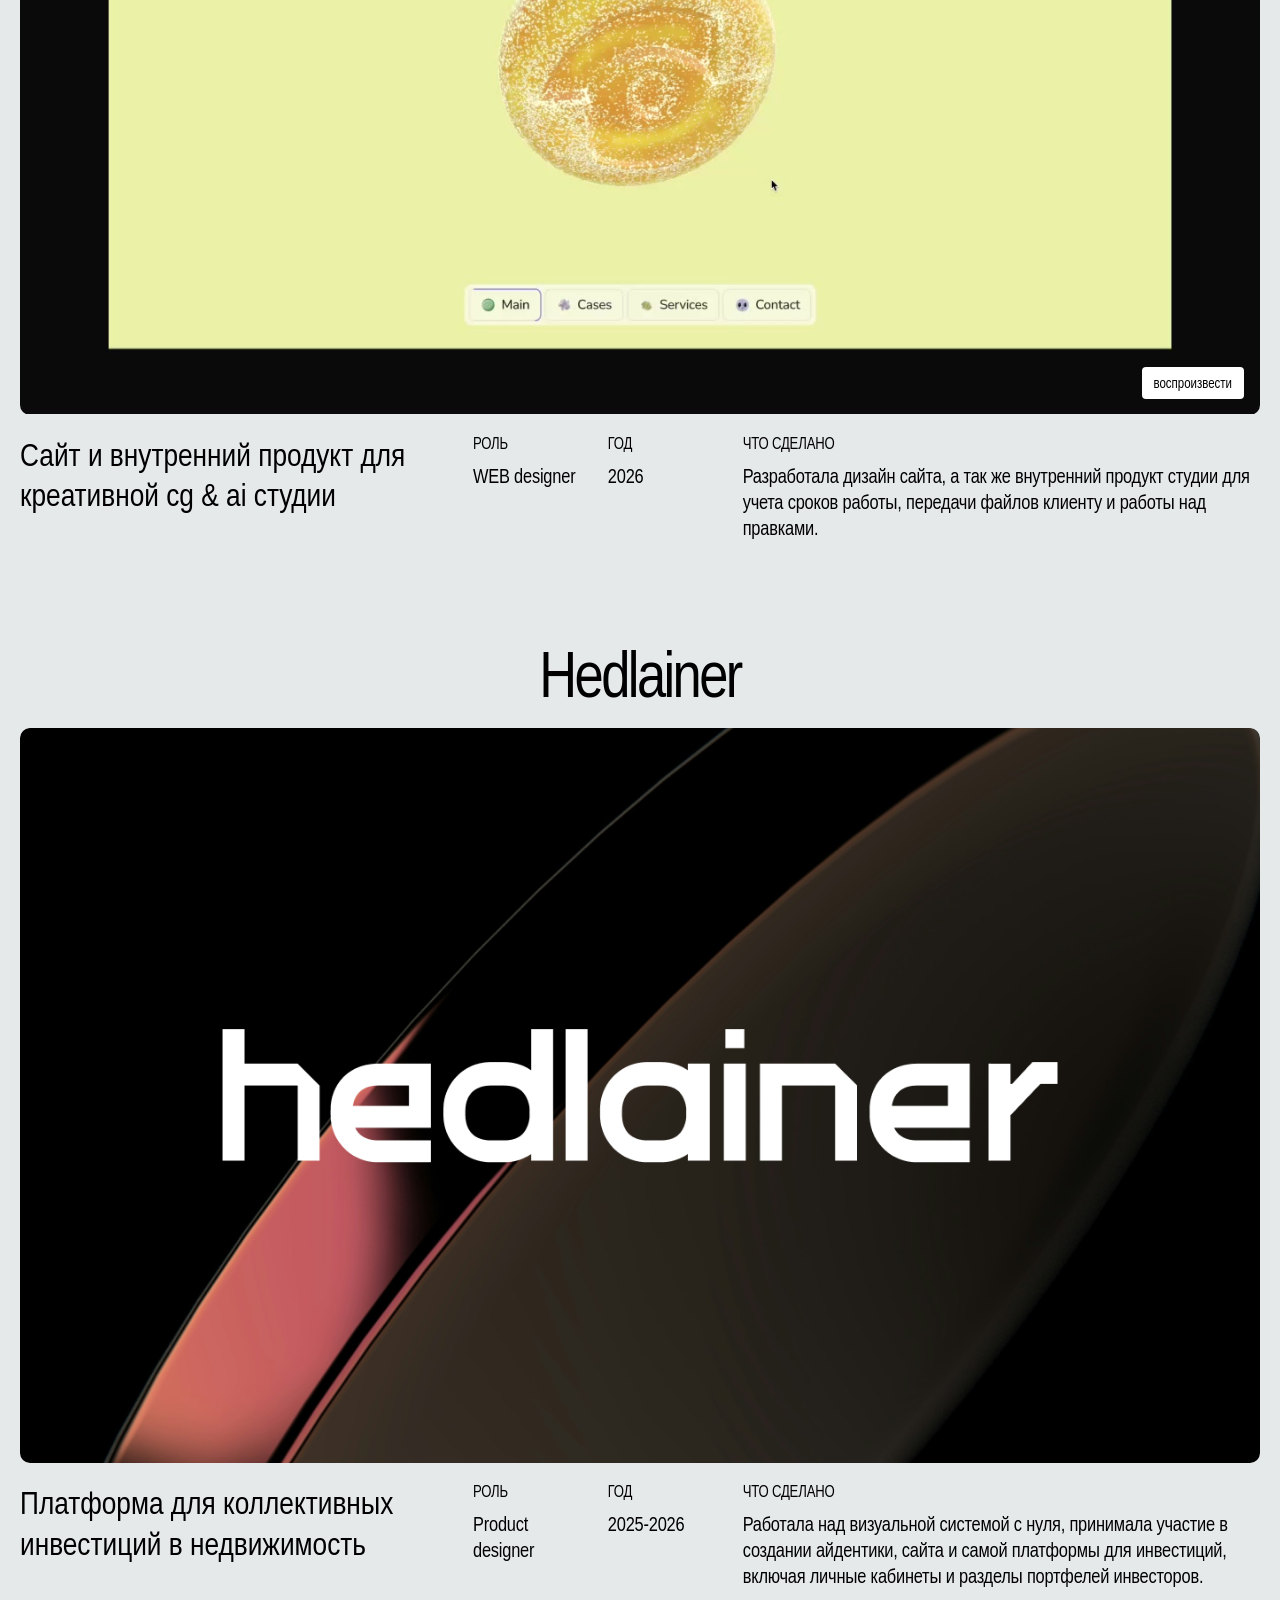
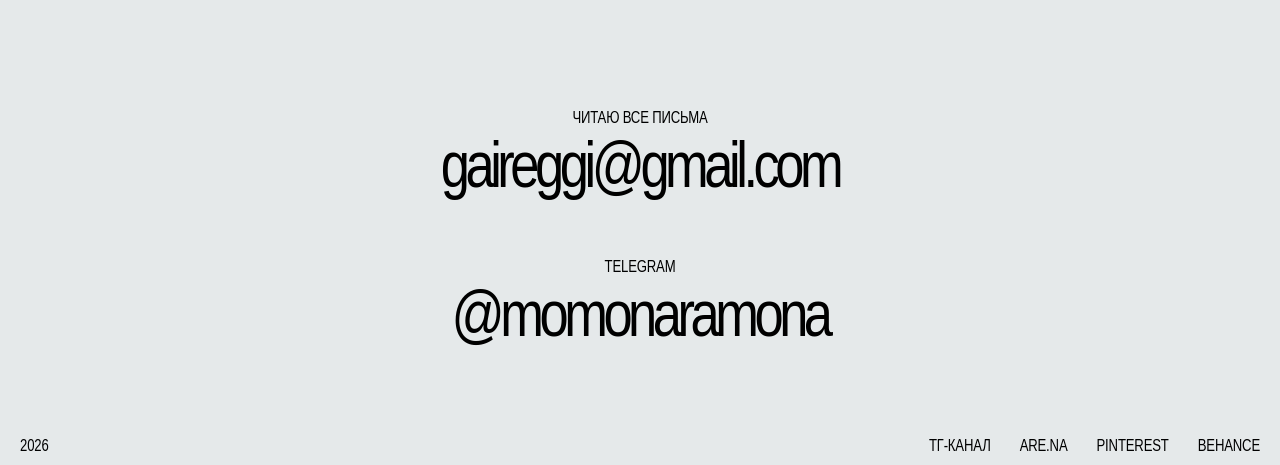
<file: works/index.html>
<!DOCTYPE html>
<html lang="ru"><head><meta name="robots" content="noindex, nofollow, noimageindex"/><meta charset="utf-8"/><meta content="width=device-width,initial-scale=1" name="viewport"/><meta content="Избранные проекты Регины: Terminal A, Visual Bakery, Hedlainer." name="description"/><title>Работы — Регина</title><link href="../style.css" rel="stylesheet"/><link href="../works/works.css" rel="stylesheet"/><!-- Yandex.Metrika counter -->
<script type="text/javascript">
    (function(m,e,t,r,i,k,a){
        m[i]=m[i]||function(){(m[i].a=m[i].a||[]).push(arguments)};
        m[i].l=1*new Date();
        for (var j = 0; j < document.scripts.length; j++) {if (document.scripts[j].src === r) { return; }}
        k=e.createElement(t),a=e.getElementsByTagName(t)[0],k.async=1,k.src=r,a.parentNode.insertBefore(k,a)
    })(window, document,'script','https://mc.yandex.ru/metrika/tag.js?id=114125754', 'ym');

    ym(114125754, 'init', {ssr:true, webvisor:true, clickmap:true, ecommerce:"dataLayer", referrer: document.referrer, url: location.href, accurateTrackBounce:true, trackLinks:true});
</script>
<!-- /Yandex.Metrika counter -->
<link rel="icon" type="image/svg+xml" href="../assets/favicon.svg" sizes="any"/></head><body class="works-page">
<noscript><div><img src="https://mc.yandex.ru/watch/114125754" style="position:absolute; left:-9999px;" alt="" /></div></noscript>
<header aria-label="Главная навигация"><a class="flip-link" href="../#home"><span class="flip-front">Регина</span><span aria-hidden="true" class="flip-back">Регина</span></a><a aria-current="page" class="flip-link" href="../works/"><span class="flip-front">работы</span><span aria-hidden="true" class="flip-back">работы</span></a><a class="flip-link" href="../profile/"><span class="flip-front">профиль</span><span aria-hidden="true" class="flip-back">профиль</span></a><a class="flip-link" href="../contacts/"><span class="flip-front">контакты</span><span aria-hidden="true" class="flip-back">контакты</span></a></header><main aria-label="Избранные работы" class="work-list"><article class="work-project"><h1>Terminal A</h1><a aria-label="Terminal A — кейс на Behance (новая вкладка)" class="project-cover" href="https://www.behance.net/gallery/231548933/Terminal-A-bezopasnaja-pokupka-avto-Cajt-UI" rel="noopener noreferrer" target="_blank"><img alt="Terminal A" decoding="async" src="../assets/works-terminal-new.png"/></a><div class="project-details"><p class="project-description">Сервис покупки авто за рубежом</p><div class="project-meta"><div><h2>Роль</h2><p>Product designer</p></div><div><h2>год</h2><p>2025-2026</p></div></div><div class="project-delivered"><h2>Что сделано</h2><p>Спроектировала end-to-end digital-платформу для продажи автомобилей с несколькими ролями пользователей (покупатели, продавцы, юр. лица), включая личные кабинеты, конфигураторы и контентную систему</p></div></div></article><article class="work-project"><h1>visual bakery</h1><div class="project-media"><a aria-label="visual bakery — кейс на Behance (новая вкладка)" class="project-cover" href="https://www.behance.net/gallery/254734285/visual-bakery-CGI-AI-Studio-Website" rel="noopener noreferrer" target="_blank"><video aria-label="Видео проекта Visual Bakery" loop="" muted="" playsinline="" poster="../assets/works-bakery-poster.jpg" preload="metadata" src="../assets/works-bakery.mp4"></video></a><button aria-label="Воспроизвести видео Visual Bakery" class="video-toggle" type="button">воспроизвести</button></div><div class="project-details"><p class="project-description">Сайт и внутренний продукт для креативной cg &amp; ai студии</p><div class="project-meta"><div><h2>Роль</h2><p>WEB designer</p></div><div><h2>год</h2><p>2026</p></div></div><div class="project-delivered"><h2>Что сделано</h2><p>Разработала дизайн сайта, а так же внутренний продукт студии для учета сроков работы, передачи файлов клиенту и работы над правками.</p></div></div></article><article class="work-project"><h1>Hedlainer</h1><button aria-label="Hedlainer — кейс скоро" aria-pressed="false" class="project-cover project-soon" type="button"><img alt="Hedlainer" decoding="async" src="../assets/works-headliner.png"/><span aria-hidden="true" class="soon-label">soon</span></button><div class="project-details"><p class="project-description">Платформа для коллективных инвестиций в недвижимость</p><div class="project-meta"><div><h2>Роль</h2><p>Product designer</p></div><div><h2>год</h2><p>2025-2026</p></div></div><div class="project-delivered"><h2>Что сделано</h2><p>Работала над визуальной системой с нуля, принимала участие в создании айдентики, сайта и самой платформы для инвестиций, включая личные кабинеты и разделы портфелей инвесторов.</p></div></div></article></main><section aria-label="Контакты" class="contacts"><div><p>читаю все письма</p><a href="mailto:gaireggi@gmail.com">gaireggi@gmail.com</a></div><div><p>telegram</p><a href="https://t.me/momonaramona" rel="noopener noreferrer" target="_blank">@momonaramona</a></div></section><footer><span>2026</span><div><a class="flip-link" href="https://t.me/ramonamomona" rel="noopener noreferrer" target="_blank"><span class="flip-front">тг-канал</span><span aria-hidden="true" class="flip-back">тг-канал</span></a><a class="flip-link" href="https://www.are.na/regina-gaisina-dz5slogzwry" rel="noopener noreferrer" target="_blank"><span class="flip-front">are.na</span><span aria-hidden="true" class="flip-back">are.na</span></a><a class="flip-link" href="https://ru.pinterest.com/gaireggi0983/" rel="noopener noreferrer" target="_blank"><span class="flip-front">pinterest</span><span aria-hidden="true" class="flip-back">pinterest</span></a><a class="flip-link" href="https://www.behance.net/ramonamomona" rel="noopener noreferrer" target="_blank"><span class="flip-front">behance</span><span aria-hidden="true" class="flip-back">behance</span></a></div></footer><nav aria-label="Меню" class="fixed-menu"><a class="flip-link" href="../#home"><span class="flip-front">Регина</span><span aria-hidden="true" class="flip-back">Регина</span></a><a aria-current="page" class="flip-link" href="../works/"><span class="flip-front">работы</span><span aria-hidden="true" class="flip-back">работы</span></a><a class="flip-link" href="../profile/"><span class="flip-front">профиль</span><span aria-hidden="true" class="flip-back">профиль</span></a><a class="flip-link" href="../contacts/"><span class="flip-front">контакты</span><span aria-hidden="true" class="flip-back">контакты</span></a></nav><script src="../works/works.js"></script></body></html>
</file>
<file: style.css>
@font-face{font-family:Nimbus Narrow;src:url('assets/NimbusSansNarrow-Regular.otf') format('opentype');font-display:swap}
:root{--bg:#e5e9ea;--narrow:'Arial Narrow','Liberation Sans Narrow','Nimbus Narrow',Arial,sans-serif;--ink:#000}
*{box-sizing:border-box}html{overflow-anchor:none;scrollbar-width:none}html::-webkit-scrollbar{display:none}body{margin:0;background:var(--bg);color:var(--ink);font-family:var(--narrow);overflow-x:clip}p,h1{margin:0;font-weight:400}img{display:block}a{color:inherit;text-decoration:none}a:hover{opacity:.55}a:focus-visible{outline:2px solid #000;outline-offset:5px}header,footer{display:flex;align-items:center;gap:40px;padding:10px 20px;font-size:16px;line-height:1.12;letter-spacing:-.16px;text-transform:uppercase}header>a:last-child{margin-left:auto}.hero{position:relative;padding:80px 100px;text-align:center}.hero h1{font-size:90px;line-height:1.05;letter-spacing:-6.3px}.doodles{position:absolute;width:1440px;left:50%;top:-38px;transform:translateX(-50%) scale(var(--hero-scale,1));transform-origin:top center;pointer-events:none}.works{display:grid;grid-template-columns:repeat(3,minmax(0,1fr));gap:10px;padding:0 20px}.column{display:flex;flex-direction:column;gap:10px;min-width:0}.card{width:100%;overflow:hidden}.card-art{zoom:var(--card-scale,1)}.contacts{padding-top:80px;text-align:center;display:flex;flex-direction:column;gap:60px}.contacts p{font-size:16px;line-height:1.12;letter-spacing:-.16px;text-transform:uppercase;margin-bottom:4px}.contacts a{font-size:64px;line-height:1.05;letter-spacing:-4.48px}footer{margin-top:80px;justify-content:space-between}footer>div{display:flex;flex-wrap:wrap;justify-content:flex-end;gap:29px}.fixed-menu{position:fixed;left:50%;top:50%;transform:translate(-50%,-50%);z-index:100;display:flex;align-items:center;gap:40px;padding:10px;border-radius:4px;background:white;box-shadow:inset 0 0 4px #0004;font-size:16px;line-height:1.12;letter-spacing:-.16px;text-transform:uppercase;white-space:nowrap}.cycle{padding-bottom:0}.cycle[aria-hidden=true]{pointer-events:none}
@media(min-width:1441px){.hero h1{font-size:6.25vw}.hero{padding-block:5.5556vw}.hero h1{letter-spacing:-.4375vw}}
@media(max-width:1100px){.hero h1{font-size:7vw;letter-spacing:-.49vw}.hero{padding:60px 60px}.doodles{top:-28px}.contacts a{font-size:56px}}
@media(max-width:600px){header{gap:20px;padding:12px;font-size:14px}.hero{padding:60px 12px}.hero h1{font-size:9.3vw;letter-spacing:-.65vw}.doodles{display:none}.works{grid-template-columns:1fr;padding-inline:12px}.fixed-menu{gap:22px;font-size:14px;max-width:calc(100vw - 24px);padding:12px}.contacts{padding-top:60px;gap:40px}.contacts a{font-size:42px;letter-spacing:-2.9px}footer{margin-top:60px;padding:12px;font-size:13px}footer>div{gap:16px}}
@media(prefers-reduced-motion:reduce){*{scroll-behavior:auto!important}}

/* Two faces keep link labels legible throughout the flip. */
.flip-link{position:relative;display:inline-block;perspective:300px}
.flip-link:hover{opacity:1}
.flip-front,.flip-back{display:block;backface-visibility:hidden;transition:transform .45s cubic-bezier(.22,.61,.36,1);transform-origin:50% 50%}
.flip-front{transform:rotateX(0deg)}
.flip-back{position:absolute;inset:0;transform:rotateX(-180deg);pointer-events:none}
@media(hover:hover){.flip-link:hover .flip-front{transform:rotateX(180deg)}.flip-link:hover .flip-back{transform:rotateX(0deg)}}
.flip-link:focus-visible .flip-front{transform:rotateX(180deg)}
.flip-link:focus-visible .flip-back{transform:rotateX(0deg)}
@media(prefers-reduced-motion:reduce){.flip-front,.flip-back{transition:none}}
</file>
<file: contacts/contacts.css>
.contact-page{min-height:100vh;min-height:100svh;display:grid;grid-template-rows:auto 1fr auto}.contact-page .contacts{align-self:center;padding:40px 20px;gap:60px}.contact-page .contacts a{font-size:64px;line-height:1.05;letter-spacing:-4.48px}.contact-page footer{margin-top:0}@media(max-width:600px){.contact-page .contacts{padding-inline:12px}.contact-page .contacts a{font-size:clamp(30px,10.77vw,42px);letter-spacing:-.07em}}
</file>
<file: profile/profile.css>
.profile-content{display:flex;flex-direction:column;align-items:center;gap:80px;padding:80px 20px 0}.profile-photo{width:min(540px,100%);aspect-ratio:540/500;border-radius:10px;position:relative;overflow:hidden}.profile-photo img{display:block;width:100%;height:100%;object-fit:cover}.profile-facts,.profile-experience{width:min(540px,100%);font-size:32px;line-height:1.26}.profile-facts{text-align:center}.profile-facts h2,.profile-experience h2{font-size:16px;font-weight:400;line-height:1.12;letter-spacing:-.16px;text-transform:uppercase;margin:0 0 10px}.profile-facts p{white-space:pre-wrap}.profile-page .contacts{padding-top:0;width:100%;gap:60px}.profile-page .contacts a{font-size:64px;letter-spacing:-2.56px;line-height:1.05}@media(max-width:600px){.profile-content{padding:48px 12px 0;gap:48px}.profile-facts,.profile-experience{font-size:26px}.profile-page .contacts a{font-size:clamp(30px,10.77vw,42px);letter-spacing:-.07em}.profile-page .contacts{gap:40px}}

.profile-bio{width:100%;font-size:64px;line-height:1.05;letter-spacing:-2.56px;overflow-wrap:break-word}.profile-experience{display:flex;flex-direction:column;gap:40px}.experience-entry{display:flex;flex-direction:column;gap:10px}.profile-experience h2{margin:0}.experience-entry h3{font:inherit;margin:0}.profile-experience p{margin:0}@media(max-width:600px){.profile-bio{font-size:clamp(32px,7.5vw,44px);letter-spacing:-.04em}.profile-experience{font-size:26px}}
</file>
<file: works/works.css>
.work-list{display:flex;flex-direction:column;gap:100px;padding:80px 20px 0}.work-project{display:flex;flex-direction:column;gap:20px;min-width:0}.work-project h1{font-size:64px;line-height:1.05;letter-spacing:-2.56px;text-align:center}.project-cover{display:block;position:relative;width:100%;aspect-ratio:1400/830.34485;overflow:hidden;border:0;border-radius:10px;background:#f0f0f0;padding:0;color:inherit;font:inherit}.work-project:first-child .project-cover{aspect-ratio:1400/830}.project-cover:hover{opacity:1}.project-cover img,.project-cover video{display:block;width:100%;height:100%;object-fit:cover;transition:filter .28s ease,transform .6s cubic-bezier(.22,.61,.36,1)}.project-details{display:grid;grid-template-columns:minmax(0,490.702fr) minmax(0,283fr) minmax(0,586.298fr);gap:20px;font-size:20px;line-height:1.3;letter-spacing:-.2px}.project-description{font-size:32px;line-height:1.26;letter-spacing:0}.project-meta{display:grid;grid-template-columns:1fr 1fr;gap:20px;align-items:start}.project-details h2{font-size:16px;font-weight:400;line-height:1.12;letter-spacing:-.16px;text-transform:uppercase;margin:0 0 10px}.project-soon{cursor:default}.soon-label{position:absolute;inset:0;display:grid;place-items:center;color:white;font-size:64px;line-height:1.05;letter-spacing:-2.56px;text-shadow:0 2px 12px #0008;opacity:0;transition:opacity .28s ease}.project-soon:hover img,.project-soon:focus-visible img,.project-soon.is-revealed img{filter:blur(12px)}.project-soon:hover .soon-label,.project-soon:focus-visible .soon-label,.project-soon.is-revealed .soon-label{opacity:1}.project-soon:focus-visible{outline:2px solid black;outline-offset:4px}.works-page .contacts{padding:120px 12px 0}.works-page .contacts a{font-size:64px;letter-spacing:-4.48px}@media(max-width:900px){.project-details{grid-template-columns:1fr 1fr}.project-description{grid-column:1/-1}}@media(max-width:600px){.work-list{padding:48px 12px 0;gap:60px}.work-project h1{font-size:44px;letter-spacing:-1.76px}.project-details{grid-template-columns:1fr;gap:24px}.project-description{font-size:26px}.project-meta{grid-template-columns:1fr 1fr}.works-page .contacts a{font-size:clamp(30px,10.77vw,42px);letter-spacing:-.07em}.soon-label{font-size:44px}}@media(prefers-reduced-motion:reduce){.project-cover img,.soon-label{transition:none}}
.project-media{position:relative;min-width:0}
.video-toggle{position:absolute;right:16px;bottom:16px;border:0;border-radius:4px;background:#fff;color:#000;padding:8px 12px;font:inherit;font-size:14px;cursor:pointer}
.video-toggle:focus-visible{outline:2px solid #000;outline-offset:3px}
@media(hover:hover){.project-cover:hover img,.project-cover:hover video{transform:scale(1.035)}}
.project-cover:focus-visible img,.project-cover:focus-visible video{transform:scale(1.035)}
@media(prefers-reduced-motion:reduce){.project-cover img,.project-cover video{transition:none;transform:none!important}}
</file>
